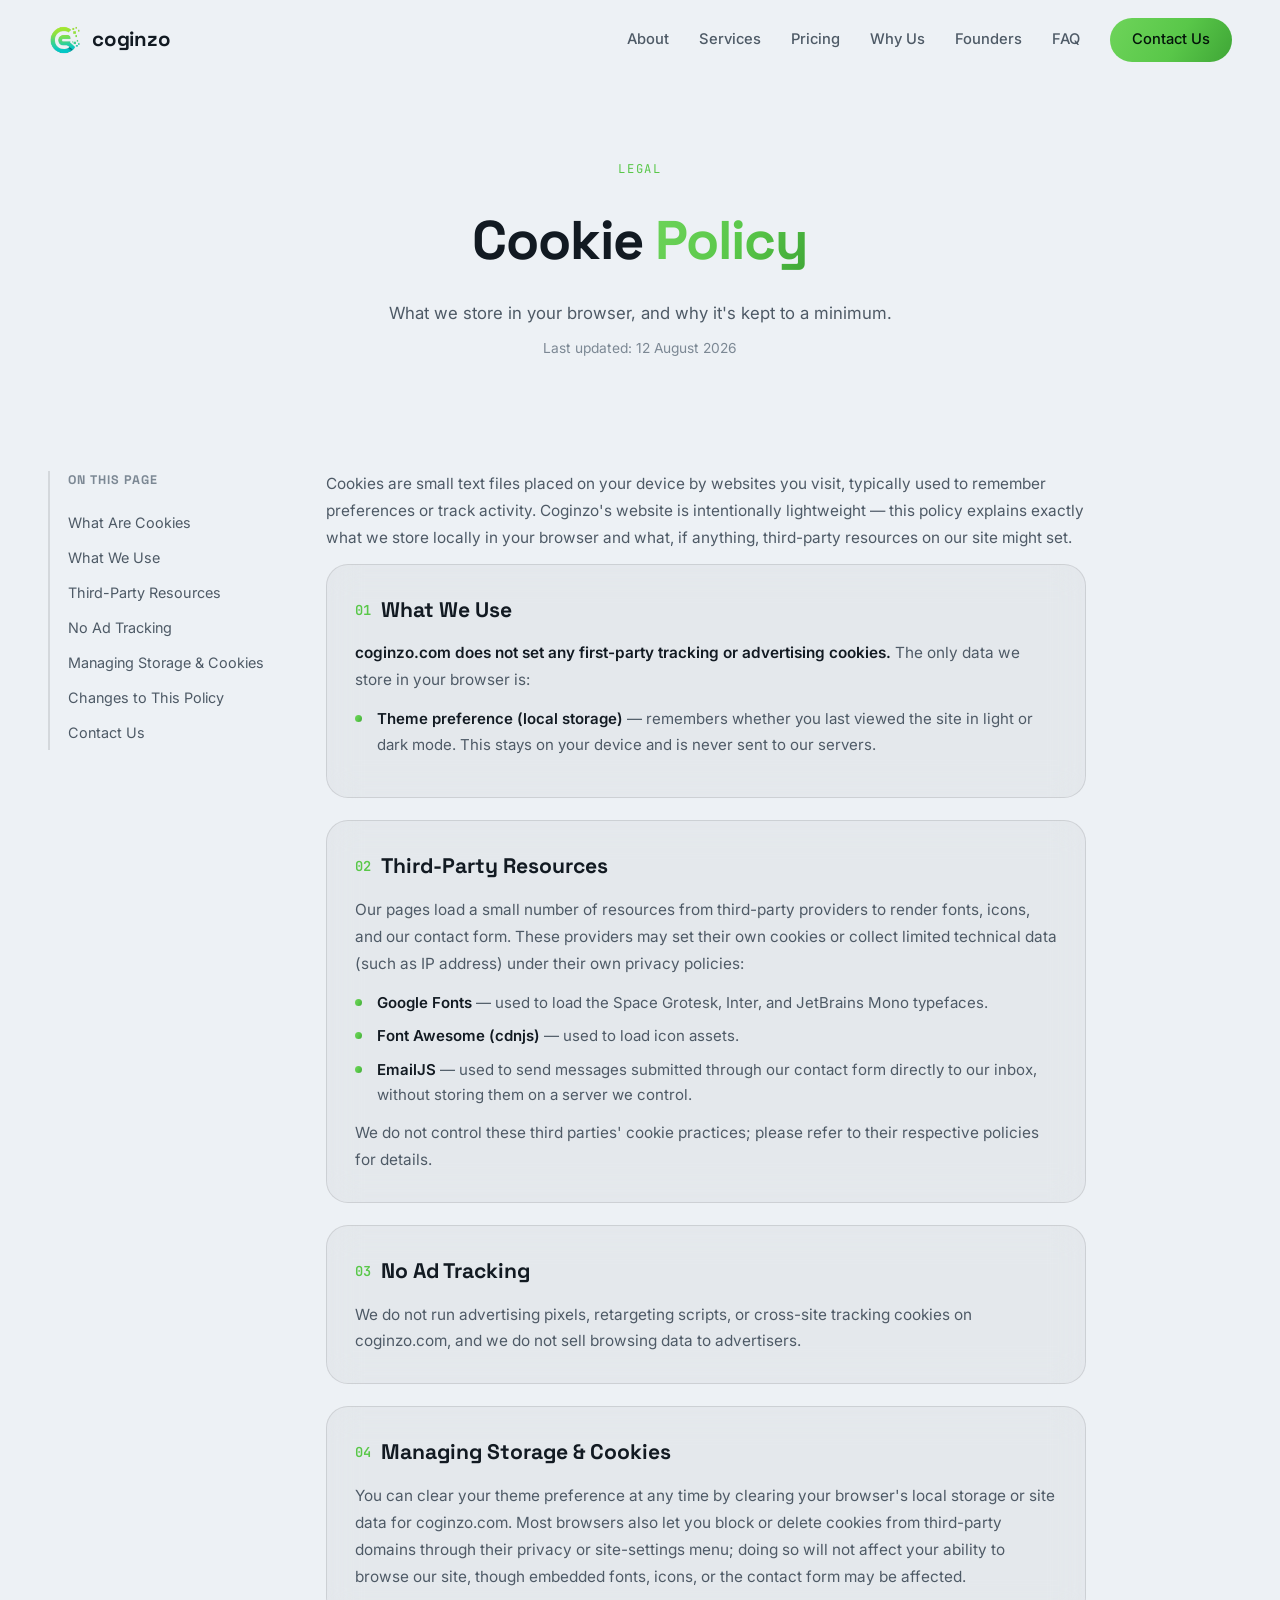
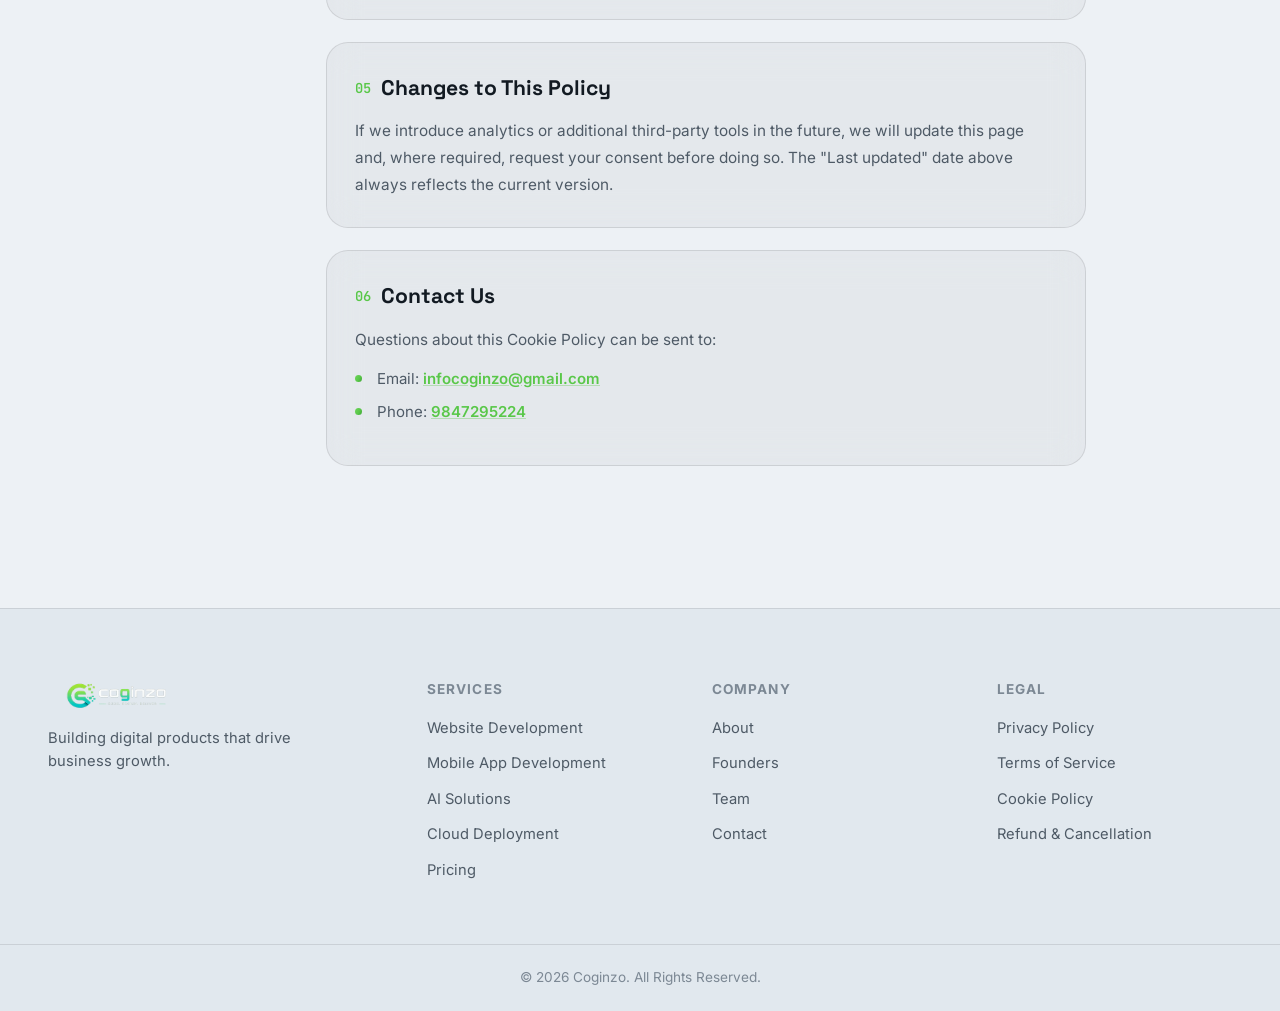
<file: coginzo main/cookie-policy.html>
<!DOCTYPE html>
<html lang="en">
<head>
<meta charset="UTF-8">
<meta name="viewport" content="width=device-width, initial-scale=1.0">
<!-- <script>
(function(){
  var saved = localStorage.getItem("coginzo-theme");
  var theme = saved || (window.matchMedia && window.matchMedia("(prefers-color-scheme: dark)").matches ? "dark" : "light");
  document.documentElement.setAttribute("data-theme", theme);
})();
</script> -->
<title>Cookie Policy | Coginzo</title>
<meta name="description" content="Learn what cookies and local storage Coginzo's website uses, why, and how to control them.">
<meta name="robots" content="index, follow">
<link rel="canonical" href="https://coginzo.com/cookie-policy.html">
<meta property="og:title" content="Cookie Policy | Coginzo">
<meta property="og:description" content="What cookies and local storage Coginzo's website uses, and how to control them.">
<meta property="og:type" content="website">
<meta property="og:url" content="https://coginzo.com/cookie-policy.html">
<meta property="og:image" content="https://coginzo.com/assets/logo/logo-icon-square.png">
<meta name="twitter:card" content="summary_large_image">
<meta name="twitter:title" content="Cookie Policy | Coginzo">
<meta name="twitter:description" content="What cookies and local storage Coginzo's website uses, and how to control them.">
<meta name="twitter:image" content="https://coginzo.com/assets/logo/logo-icon-square.png">
<link rel="icon" type="image/png" href="assets/logo/logo-icon-square.png">
<link rel="preconnect" href="https://fonts.googleapis.com">
<link rel="preconnect" href="https://fonts.gstatic.com" crossorigin>
<link href="https://fonts.googleapis.com/css2?family=Space+Grotesk:wght@400;500;600;700&family=Inter:wght@400;500;600;700;800&family=JetBrains+Mono:wght@400;500&display=swap" rel="stylesheet">
<link rel="stylesheet" href="https://cdnjs.cloudflare.com/ajax/libs/font-awesome/6.6.0/css/all.min.css">
<link rel="stylesheet" href="css/style.css">
<script type="application/ld+json">
{
  "@context": "https://schema.org",
  "@type": "BreadcrumbList",
  "itemListElement": [
    { "@type": "ListItem", "position": 1, "name": "Home", "item": "https://coginzo.com/" },
    { "@type": "ListItem", "position": 2, "name": "Cookie Policy", "item": "https://coginzo.com/cookie-policy.html" }
  ]
}
</script>
</head>
<body>

<div class="cursor-glow" id="cursorGlow" aria-hidden="true"></div>
<div class="scroll-progress" id="scrollProgress" aria-hidden="true"></div>

<div class="loader" id="loader" aria-hidden="true">
  <svg class="loader-mark" viewBox="0 0 60 60" fill="none">
    <circle cx="30" cy="30" r="26" stroke="url(#loaderGrad)" stroke-width="3" stroke-linecap="round" stroke-dasharray="140 200"/>
    <defs>
      <linearGradient id="loaderGrad" x1="0" y1="0" x2="60" y2="60">
        <stop offset="0%" stop-color="#6ED45A"/>
        <stop offset="55%" stop-color="#59C749"/>
        <stop offset="100%" stop-color="#3FA636"/>
      </linearGradient>
    </defs>
  </svg>
</div>

<!-- ============ NAV ============ -->
<header class="nav" id="siteNav">
  <div class="nav-inner">
    <a href="index.html#top" class="brand" aria-label="Coginzo home">
      <img src="assets/logo/logo-icon-square.png" alt="Coginzo" class="brand-mark">
      <span class="brand-word">coginzo</span>
    </a>

    <nav class="nav-links" id="navLinks">
      <a href="index.html#about">About</a>
      <a href="service.html#services">Services</a>
      <a href="service.html#pricing">Pricing</a>
      <a href="index.html#why">Why Us</a>
      <a href="index.html#founders">Founders</a>
      <a href="index.html#faq">FAQ</a>
      <a href="index.html#contact" class="nav-cta">Contact Us</a>
    </nav>

    <button class="menu-toggle" id="menuToggle" aria-label="Toggle menu" aria-expanded="false">
      <span></span><span></span><span></span>
    </button>
  </div>
</header>

<!-- ============ PAGE HERO ============ -->
<section class="page-hero container" id="top">
  <span class="eyebrow">Legal</span>
  <h1>Cookie <span class="grad-text">Policy</span></h1>
  <p>What we store in your browser, and why it's kept to a minimum.</p>
  <span class="legal-updated">Last updated: 12 August 2026</span>
</section>

<!-- ============ CONTENT ============ -->
<section class="section" style="padding-top:40px;">
  <div class="container">
    <div class="legal-layout">

      <aside class="legal-toc" data-reveal>
        <span>On this page</span>
        <a href="#what-are-cookies">What Are Cookies</a>
        <a href="#what-we-use">What We Use</a>
        <a href="#third-party">Third-Party Resources</a>
        <a href="#no-ad-tracking">No Ad Tracking</a>
        <a href="#manage">Managing Storage &amp; Cookies</a>
        <a href="#changes-cookie">Changes to This Policy</a>
        <a href="#contact-cookie">Contact Us</a>
      </aside>

      <article class="legal-content">

        <p class="legal-intro" id="what-are-cookies">Cookies are small text files placed on your device by websites you visit, typically used to remember preferences or track activity. Coginzo's website is intentionally lightweight — this policy explains exactly what we store locally in your browser and what, if anything, third-party resources on our site might set.</p>

        <div class="glass-card" id="what-we-use" data-reveal>
          <h2><span class="legal-num">01</span> What We Use</h2>
          <p><strong>coginzo.com does not set any first-party tracking or advertising cookies.</strong> The only data we store in your browser is:</p>
          <ul>
            <li><strong>Theme preference (local storage)</strong> — remembers whether you last viewed the site in light or dark mode. This stays on your device and is never sent to our servers.</li>
          </ul>
        </div>

        <div class="glass-card" id="third-party" data-reveal>
          <h2><span class="legal-num">02</span> Third-Party Resources</h2>
          <p>Our pages load a small number of resources from third-party providers to render fonts, icons, and our contact form. These providers may set their own cookies or collect limited technical data (such as IP address) under their own privacy policies:</p>
          <ul>
            <li><strong>Google Fonts</strong> — used to load the Space Grotesk, Inter, and JetBrains Mono typefaces.</li>
            <li><strong>Font Awesome (cdnjs)</strong> — used to load icon assets.</li>
            <li><strong>EmailJS</strong> — used to send messages submitted through our contact form directly to our inbox, without storing them on a server we control.</li>
          </ul>
          <p>We do not control these third parties' cookie practices; please refer to their respective policies for details.</p>
        </div>

        <div class="glass-card" id="no-ad-tracking" data-reveal>
          <h2><span class="legal-num">03</span> No Ad Tracking</h2>
          <p>We do not run advertising pixels, retargeting scripts, or cross-site tracking cookies on coginzo.com, and we do not sell browsing data to advertisers.</p>
        </div>

        <div class="glass-card" id="manage" data-reveal>
          <h2><span class="legal-num">04</span> Managing Storage &amp; Cookies</h2>
          <p>You can clear your theme preference at any time by clearing your browser's local storage or site data for coginzo.com. Most browsers also let you block or delete cookies from third-party domains through their privacy or site-settings menu; doing so will not affect your ability to browse our site, though embedded fonts, icons, or the contact form may be affected.</p>
        </div>

        <div class="glass-card" id="changes-cookie" data-reveal>
          <h2><span class="legal-num">05</span> Changes to This Policy</h2>
          <p>If we introduce analytics or additional third-party tools in the future, we will update this page and, where required, request your consent before doing so. The "Last updated" date above always reflects the current version.</p>
        </div>

        <div class="glass-card" id="contact-cookie" data-reveal>
          <h2><span class="legal-num">06</span> Contact Us</h2>
          <p>Questions about this Cookie Policy can be sent to:</p>
          <ul>
            <li>Email: <a href="mailto:infocoginzo@gmail.com">infocoginzo@gmail.com</a></li>
            <li>Phone: <a href="tel:+919847295224">9847295224</a></li>
          </ul>
        </div>

      </article>
    </div>
  </div>
</section>

<!-- ============ FOOTER ============ -->
<footer class="footer">
  <div class="container footer-grid">
    <div class="footer-brand">
      <a href="index.html#top" class="brand">
        <img src="assets/logo/logo-horizontal.png" alt="Coginzo — Code. Design. Deliver." class="footer-logo">
      </a>
      <p>Building digital products that drive business growth.</p>
    </div>

    <div class="footer-links">
      <h4>Services</h4>
      <a href="service.html#services">Website Development</a>
      <a href="service.html#services">Mobile App Development</a>
      <a href="service.html#services">AI Solutions</a>
      <a href="service.html#services">Cloud Deployment</a>
      <a href="service.html#pricing">Pricing</a>
    </div>

    <div class="footer-links">
      <h4>Company</h4>
      <a href="index.html#about">About</a>
      <a href="index.html#founders">Founders</a>
      <a href="index.html#team">Team</a>
      <a href="index.html#contact">Contact</a>
    </div>

    <div class="footer-links">
      <h4>Legal</h4>
      <a href="privacy-policy.html">Privacy Policy</a>
      <a href="terms-of-service.html">Terms of Service</a>
      <a href="cookie-policy.html">Cookie Policy</a>
      <a href="refund-policy.html">Refund &amp; Cancellation</a>
    </div>
  </div>
  <div class="footer-bottom">
    <div class="container">
      <p>© 2026 Coginzo. All Rights Reserved.</p>
    </div>
  </div>
</footer>

<button class="back-to-top" id="backToTop" aria-label="Back to top">↑</button>

<script src="js/script.js"></script>
</body>
</html>
</file>
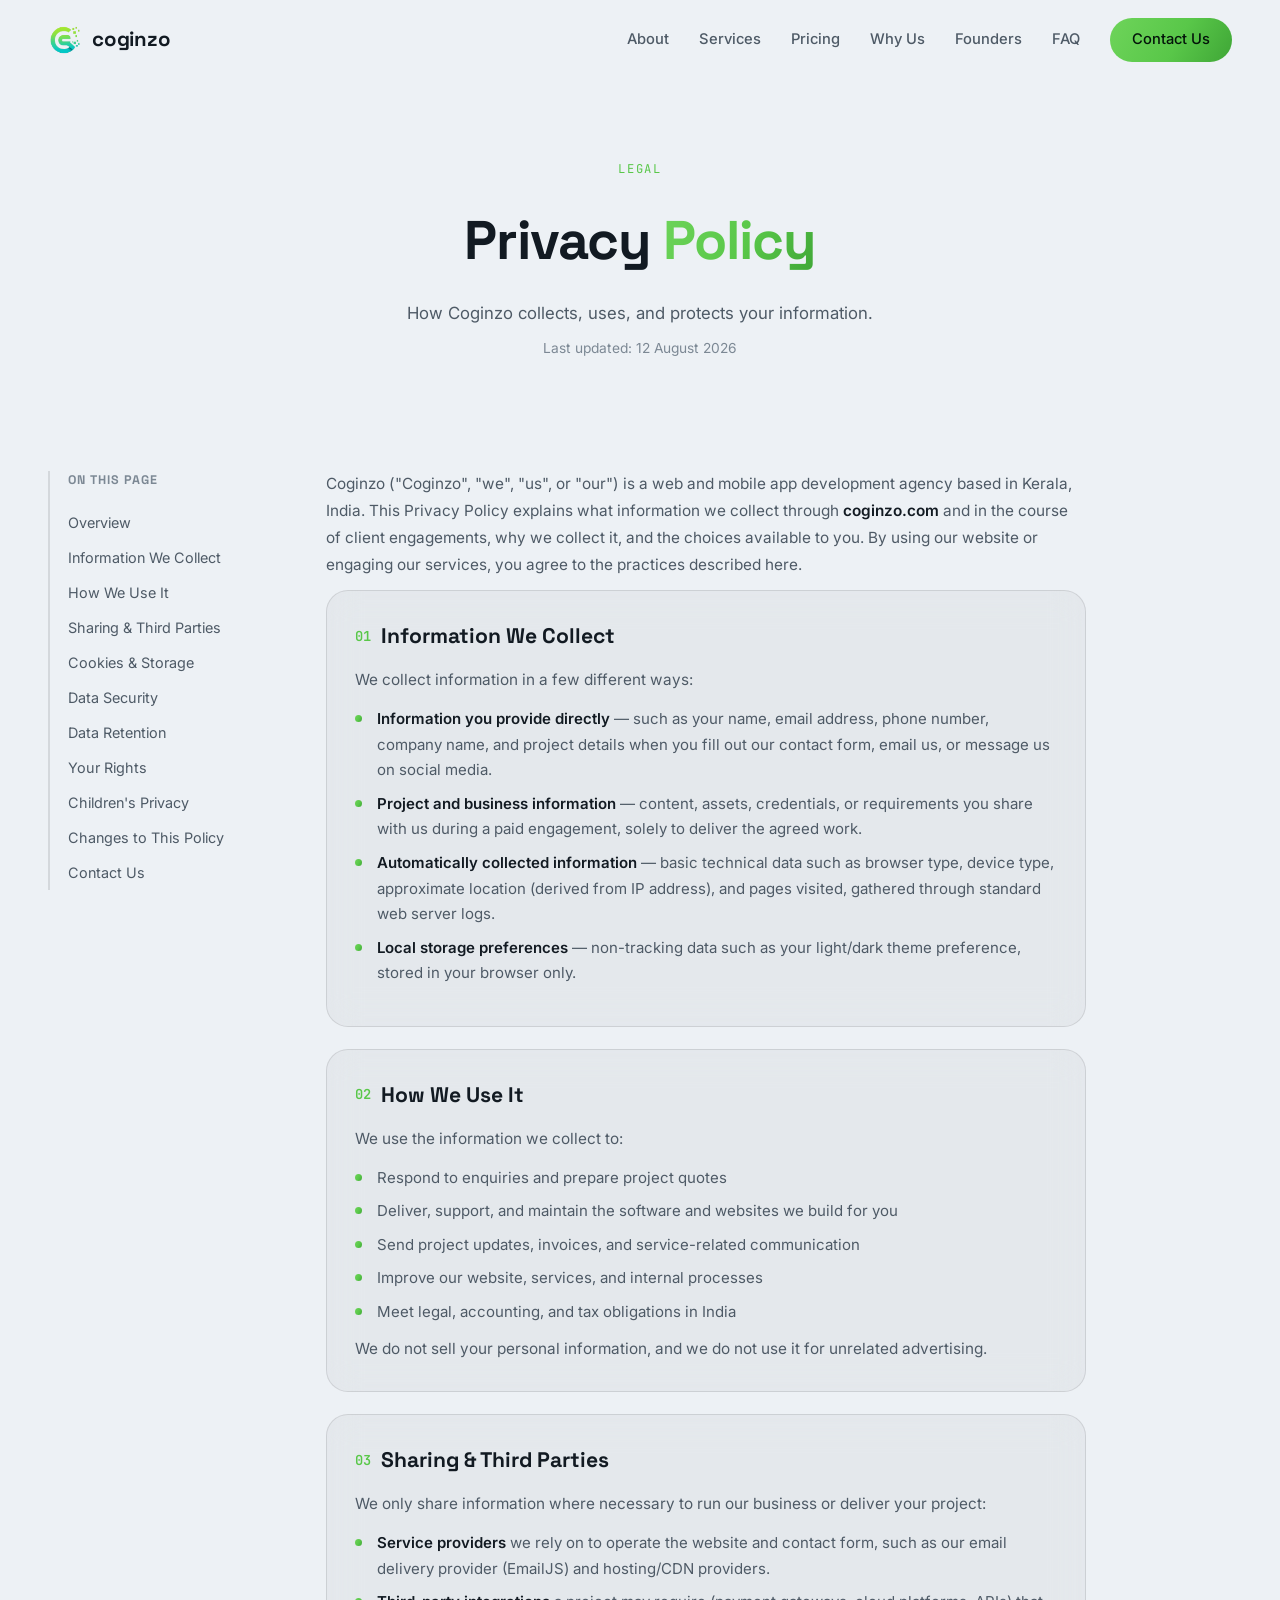
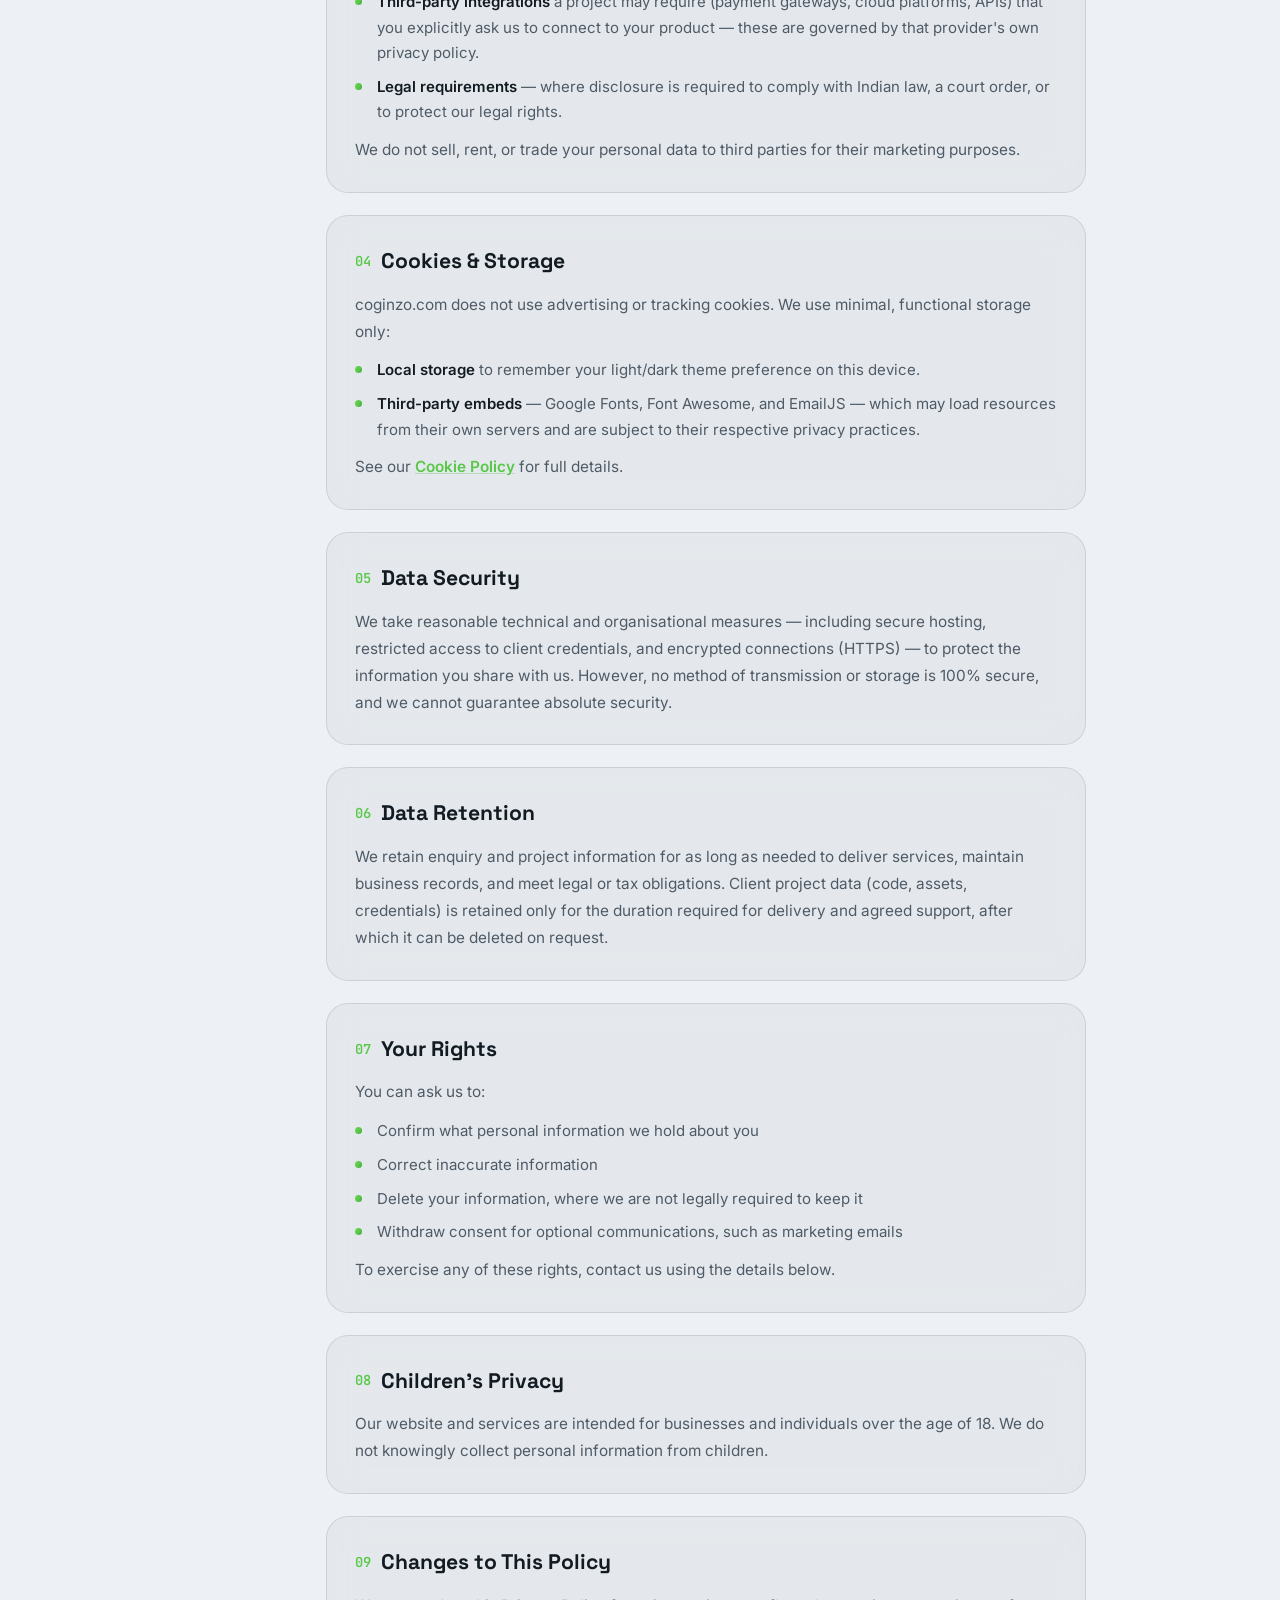
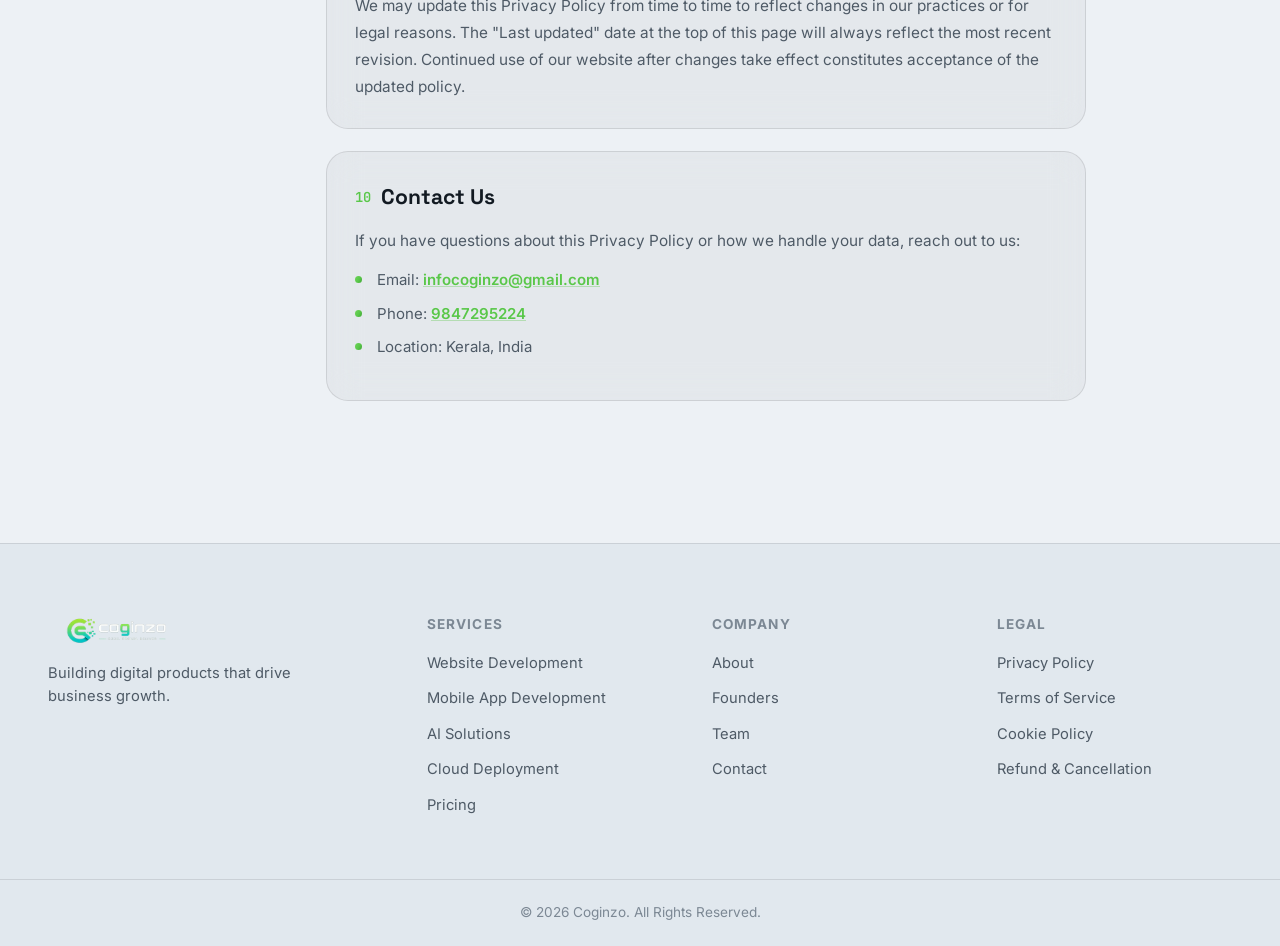
<file: coginzo main/privacy-policy.html>
<!DOCTYPE html>
<html lang="en">
<head>
<meta charset="UTF-8">
<meta name="viewport" content="width=device-width, initial-scale=1.0">
<!-- <script>
(function(){
  var saved = localStorage.getItem("coginzo-theme");
  var theme = saved || (window.matchMedia && window.matchMedia("(prefers-color-scheme: dark)").matches ? "dark" : "light");
  document.documentElement.setAttribute("data-theme", theme);
})();
</script> -->
<title>Privacy Policy | Coginzo</title>
<meta name="description" content="Read Coginzo's Privacy Policy to understand what information we collect, how we use it, and the choices you have as a visitor or client.">
<meta name="robots" content="index, follow">
<link rel="canonical" href="https://coginzo.com/privacy-policy.html">
<meta property="og:title" content="Privacy Policy | Coginzo">
<meta property="og:description" content="What information Coginzo collects, how it's used, and the choices you have.">
<meta property="og:type" content="website">
<meta property="og:url" content="https://coginzo.com/privacy-policy.html">
<meta property="og:image" content="https://coginzo.com/assets/logo/logo-icon-square.png">
<meta name="twitter:card" content="summary_large_image">
<meta name="twitter:title" content="Privacy Policy | Coginzo">
<meta name="twitter:description" content="What information Coginzo collects, how it's used, and the choices you have.">
<meta name="twitter:image" content="https://coginzo.com/assets/logo/logo-icon-square.png">
<link rel="icon" type="image/png" href="assets/logo/logo-icon-square.png">
<link rel="preconnect" href="https://fonts.googleapis.com">
<link rel="preconnect" href="https://fonts.gstatic.com" crossorigin>
<link href="https://fonts.googleapis.com/css2?family=Space+Grotesk:wght@400;500;600;700&family=Inter:wght@400;500;600;700;800&family=JetBrains+Mono:wght@400;500&display=swap" rel="stylesheet">
<link rel="stylesheet" href="https://cdnjs.cloudflare.com/ajax/libs/font-awesome/6.6.0/css/all.min.css">
<link rel="stylesheet" href="css/style.css">
<script type="application/ld+json">
{
  "@context": "https://schema.org",
  "@type": "BreadcrumbList",
  "itemListElement": [
    { "@type": "ListItem", "position": 1, "name": "Home", "item": "https://coginzo.com/" },
    { "@type": "ListItem", "position": 2, "name": "Privacy Policy", "item": "https://coginzo.com/privacy-policy.html" }
  ]
}
</script>
</head>
<body>

<div class="cursor-glow" id="cursorGlow" aria-hidden="true"></div>
<div class="scroll-progress" id="scrollProgress" aria-hidden="true"></div>

<div class="loader" id="loader" aria-hidden="true">
  <svg class="loader-mark" viewBox="0 0 60 60" fill="none">
    <circle cx="30" cy="30" r="26" stroke="url(#loaderGrad)" stroke-width="3" stroke-linecap="round" stroke-dasharray="140 200"/>
    <defs>
      <linearGradient id="loaderGrad" x1="0" y1="0" x2="60" y2="60">
        <stop offset="0%" stop-color="#6ED45A"/>
        <stop offset="55%" stop-color="#59C749"/>
        <stop offset="100%" stop-color="#3FA636"/>
      </linearGradient>
    </defs>
  </svg>
</div>

<!-- ============ NAV ============ -->
<header class="nav" id="siteNav">
  <div class="nav-inner">
    <a href="index.html#top" class="brand" aria-label="Coginzo home">
      <img src="assets/logo/logo-icon-square.png" alt="Coginzo" class="brand-mark">
      <span class="brand-word">coginzo</span>
    </a>

    <nav class="nav-links" id="navLinks">
      <a href="index.html#about">About</a>
      <a href="service.html#services">Services</a>
      <a href="service.html#pricing">Pricing</a>
      <a href="index.html#why">Why Us</a>
      <a href="index.html#founders">Founders</a>
      <a href="index.html#faq">FAQ</a>
      <a href="index.html#contact" class="nav-cta">Contact Us</a>
    </nav>

    <button class="menu-toggle" id="menuToggle" aria-label="Toggle menu" aria-expanded="false">
      <span></span><span></span><span></span>
    </button>
  </div>
</header>

<!-- ============ PAGE HERO ============ -->
<section class="page-hero container" id="top">
  <span class="eyebrow">Legal</span>
  <h1>Privacy <span class="grad-text">Policy</span></h1>
  <p>How Coginzo collects, uses, and protects your information.</p>
  <span class="legal-updated">Last updated: 12 August 2026</span>
</section>

<!-- ============ CONTENT ============ -->
<section class="section" style="padding-top:40px;">
  <div class="container">
    <div class="legal-layout">

      <aside class="legal-toc" data-reveal>
        <span>On this page</span>
        <a href="#overview">Overview</a>
        <a href="#info-we-collect">Information We Collect</a>
        <a href="#how-we-use">How We Use It</a>
        <a href="#sharing">Sharing &amp; Third Parties</a>
        <a href="#cookies-storage">Cookies &amp; Storage</a>
        <a href="#security">Data Security</a>
        <a href="#retention">Data Retention</a>
        <a href="#your-rights">Your Rights</a>
        <a href="#children">Children's Privacy</a>
        <a href="#changes">Changes to This Policy</a>
        <a href="#contact-us">Contact Us</a>
      </aside>

      <article class="legal-content">

        <p class="legal-intro" id="overview">Coginzo ("Coginzo", "we", "us", or "our") is a web and mobile app development agency based in Kerala, India. This Privacy Policy explains what information we collect through <strong>coginzo.com</strong> and in the course of client engagements, why we collect it, and the choices available to you. By using our website or engaging our services, you agree to the practices described here.</p>

        <div class="glass-card" id="info-we-collect" data-reveal>
          <h2><span class="legal-num">01</span> Information We Collect</h2>
          <p>We collect information in a few different ways:</p>
          <ul>
            <li><strong>Information you provide directly</strong> — such as your name, email address, phone number, company name, and project details when you fill out our contact form, email us, or message us on social media.</li>
            <li><strong>Project and business information</strong> — content, assets, credentials, or requirements you share with us during a paid engagement, solely to deliver the agreed work.</li>
            <li><strong>Automatically collected information</strong> — basic technical data such as browser type, device type, approximate location (derived from IP address), and pages visited, gathered through standard web server logs.</li>
            <li><strong>Local storage preferences</strong> — non-tracking data such as your light/dark theme preference, stored in your browser only.</li>
          </ul>
        </div>

        <div class="glass-card" id="how-we-use" data-reveal>
          <h2><span class="legal-num">02</span> How We Use It</h2>
          <p>We use the information we collect to:</p>
          <ul>
            <li>Respond to enquiries and prepare project quotes</li>
            <li>Deliver, support, and maintain the software and websites we build for you</li>
            <li>Send project updates, invoices, and service-related communication</li>
            <li>Improve our website, services, and internal processes</li>
            <li>Meet legal, accounting, and tax obligations in India</li>
          </ul>
          <p>We do not sell your personal information, and we do not use it for unrelated advertising.</p>
        </div>

        <div class="glass-card" id="sharing" data-reveal>
          <h2><span class="legal-num">03</span> Sharing &amp; Third Parties</h2>
          <p>We only share information where necessary to run our business or deliver your project:</p>
          <ul>
            <li><strong>Service providers</strong> we rely on to operate the website and contact form, such as our email delivery provider (EmailJS) and hosting/CDN providers.</li>
            <li><strong>Third-party integrations</strong> a project may require (payment gateways, cloud platforms, APIs) that you explicitly ask us to connect to your product — these are governed by that provider's own privacy policy.</li>
            <li><strong>Legal requirements</strong> — where disclosure is required to comply with Indian law, a court order, or to protect our legal rights.</li>
          </ul>
          <p>We do not sell, rent, or trade your personal data to third parties for their marketing purposes.</p>
        </div>

        <div class="glass-card" id="cookies-storage" data-reveal>
          <h2><span class="legal-num">04</span> Cookies &amp; Storage</h2>
          <p>coginzo.com does not use advertising or tracking cookies. We use minimal, functional storage only:</p>
          <ul>
            <li><strong>Local storage</strong> to remember your light/dark theme preference on this device.</li>
            <li><strong>Third-party embeds</strong> — Google Fonts, Font Awesome, and EmailJS — which may load resources from their own servers and are subject to their respective privacy practices.</li>
          </ul>
          <p>See our <a href="cookie-policy.html">Cookie Policy</a> for full details.</p>
        </div>

        <div class="glass-card" id="security" data-reveal>
          <h2><span class="legal-num">05</span> Data Security</h2>
          <p>We take reasonable technical and organisational measures — including secure hosting, restricted access to client credentials, and encrypted connections (HTTPS) — to protect the information you share with us. However, no method of transmission or storage is 100% secure, and we cannot guarantee absolute security.</p>
        </div>

        <div class="glass-card" id="retention" data-reveal>
          <h2><span class="legal-num">06</span> Data Retention</h2>
          <p>We retain enquiry and project information for as long as needed to deliver services, maintain business records, and meet legal or tax obligations. Client project data (code, assets, credentials) is retained only for the duration required for delivery and agreed support, after which it can be deleted on request.</p>
        </div>

        <div class="glass-card" id="your-rights" data-reveal>
          <h2><span class="legal-num">07</span> Your Rights</h2>
          <p>You can ask us to:</p>
          <ul>
            <li>Confirm what personal information we hold about you</li>
            <li>Correct inaccurate information</li>
            <li>Delete your information, where we are not legally required to keep it</li>
            <li>Withdraw consent for optional communications, such as marketing emails</li>
          </ul>
          <p>To exercise any of these rights, contact us using the details below.</p>
        </div>

        <div class="glass-card" id="children" data-reveal>
          <h2><span class="legal-num">08</span> Children's Privacy</h2>
          <p>Our website and services are intended for businesses and individuals over the age of 18. We do not knowingly collect personal information from children.</p>
        </div>

        <div class="glass-card" id="changes" data-reveal>
          <h2><span class="legal-num">09</span> Changes to This Policy</h2>
          <p>We may update this Privacy Policy from time to time to reflect changes in our practices or for legal reasons. The "Last updated" date at the top of this page will always reflect the most recent revision. Continued use of our website after changes take effect constitutes acceptance of the updated policy.</p>
        </div>

        <div class="glass-card" id="contact-us" data-reveal>
          <h2><span class="legal-num">10</span> Contact Us</h2>
          <p>If you have questions about this Privacy Policy or how we handle your data, reach out to us:</p>
          <ul>
            <li>Email: <a href="mailto:infocoginzo@gmail.com">infocoginzo@gmail.com</a></li>
            <li>Phone: <a href="tel:+919847295224">9847295224</a></li>
            <li>Location: Kerala, India</li>
          </ul>
        </div>

      </article>
    </div>
  </div>
</section>

<!-- ============ FOOTER ============ -->
<footer class="footer">
  <div class="container footer-grid">
    <div class="footer-brand">
      <a href="index.html#top" class="brand">
        <img src="assets/logo/logo-horizontal.png" alt="Coginzo — Code. Design. Deliver." class="footer-logo">
      </a>
      <p>Building digital products that drive business growth.</p>
    </div>

    <div class="footer-links">
      <h4>Services</h4>
      <a href="service.html#services">Website Development</a>
      <a href="service.html#services">Mobile App Development</a>
      <a href="service.html#services">AI Solutions</a>
      <a href="service.html#services">Cloud Deployment</a>
      <a href="service.html#pricing">Pricing</a>
    </div>

    <div class="footer-links">
      <h4>Company</h4>
      <a href="index.html#about">About</a>
      <a href="index.html#founders">Founders</a>
      <a href="index.html#team">Team</a>
      <a href="index.html#contact">Contact</a>
    </div>

    <div class="footer-links">
      <h4>Legal</h4>
      <a href="privacy-policy.html">Privacy Policy</a>
      <a href="terms-of-service.html">Terms of Service</a>
      <a href="cookie-policy.html">Cookie Policy</a>
      <a href="refund-policy.html">Refund &amp; Cancellation</a>
    </div>
  </div>
  <div class="footer-bottom">
    <div class="container">
      <p>© 2026 Coginzo. All Rights Reserved.</p>
    </div>
  </div>
</footer>

<button class="back-to-top" id="backToTop" aria-label="Back to top">↑</button>

<script src="js/script.js"></script>
</body>
</html>
</file>
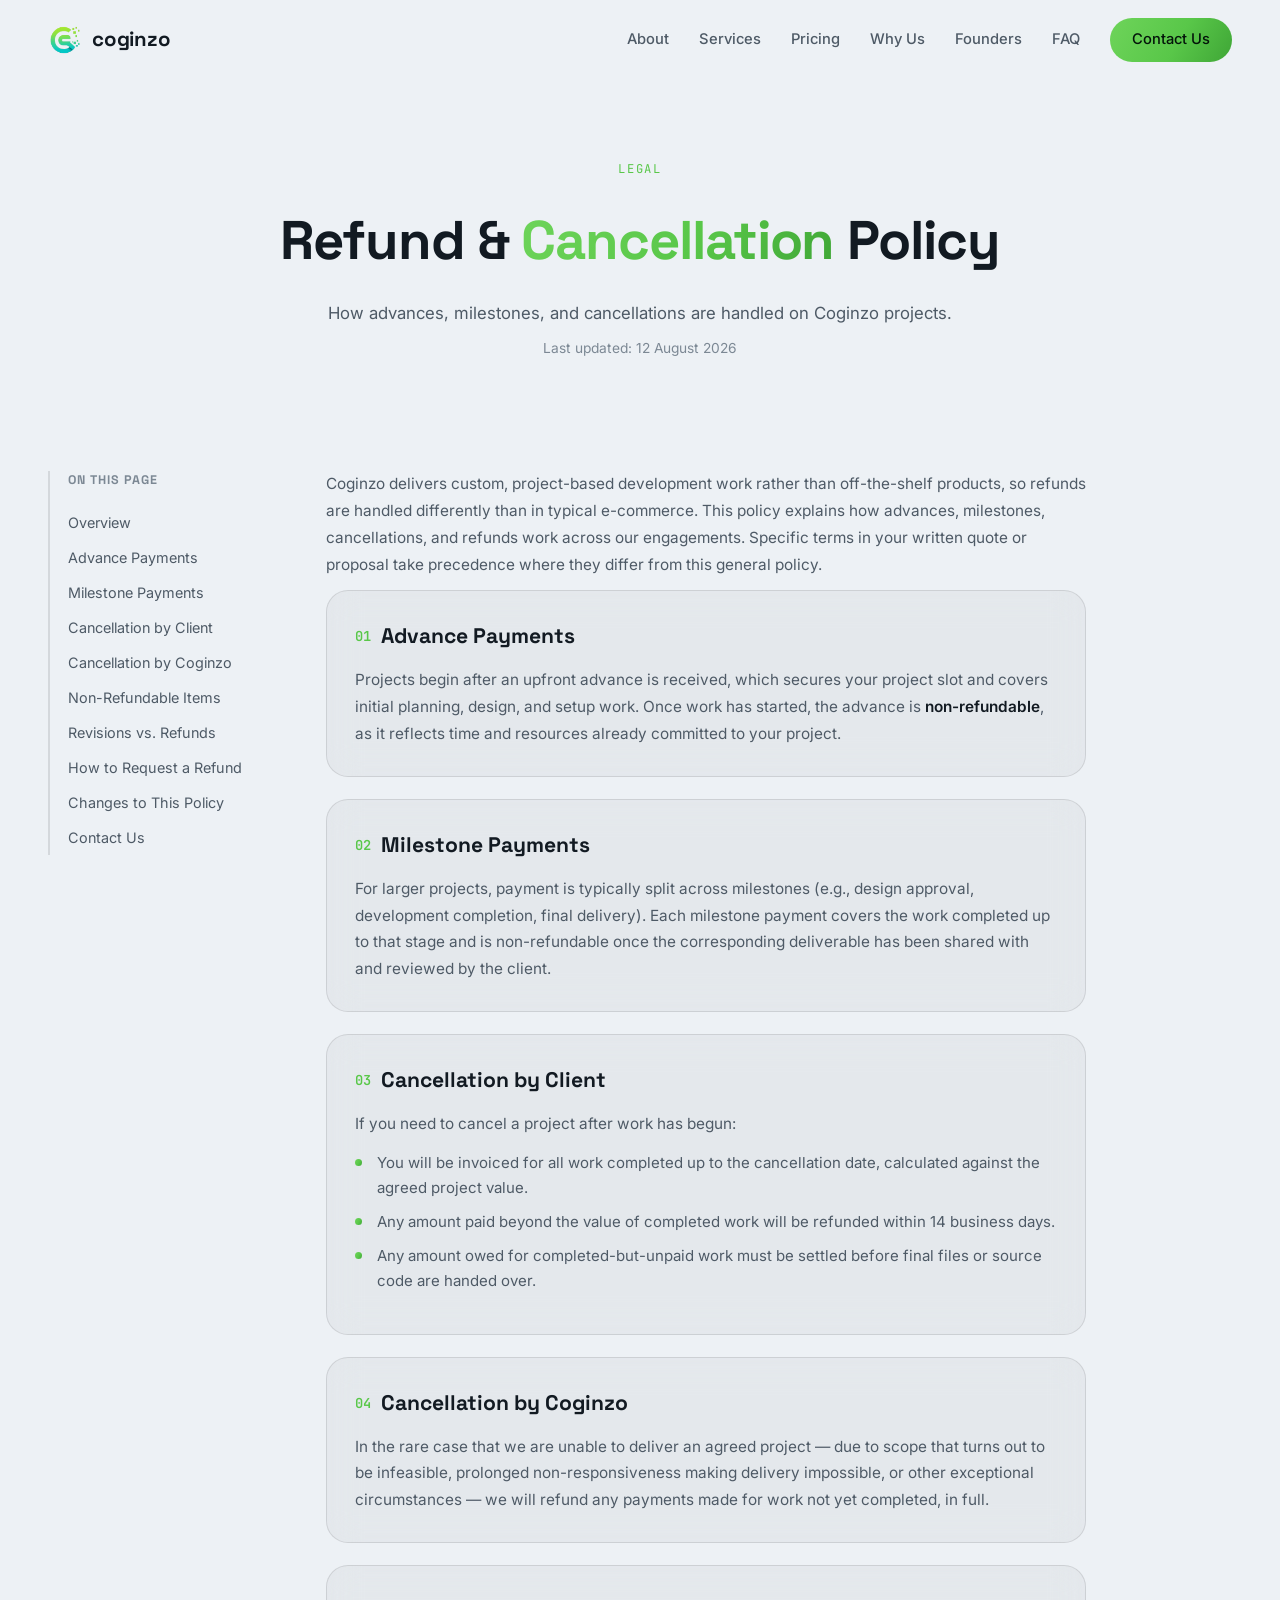
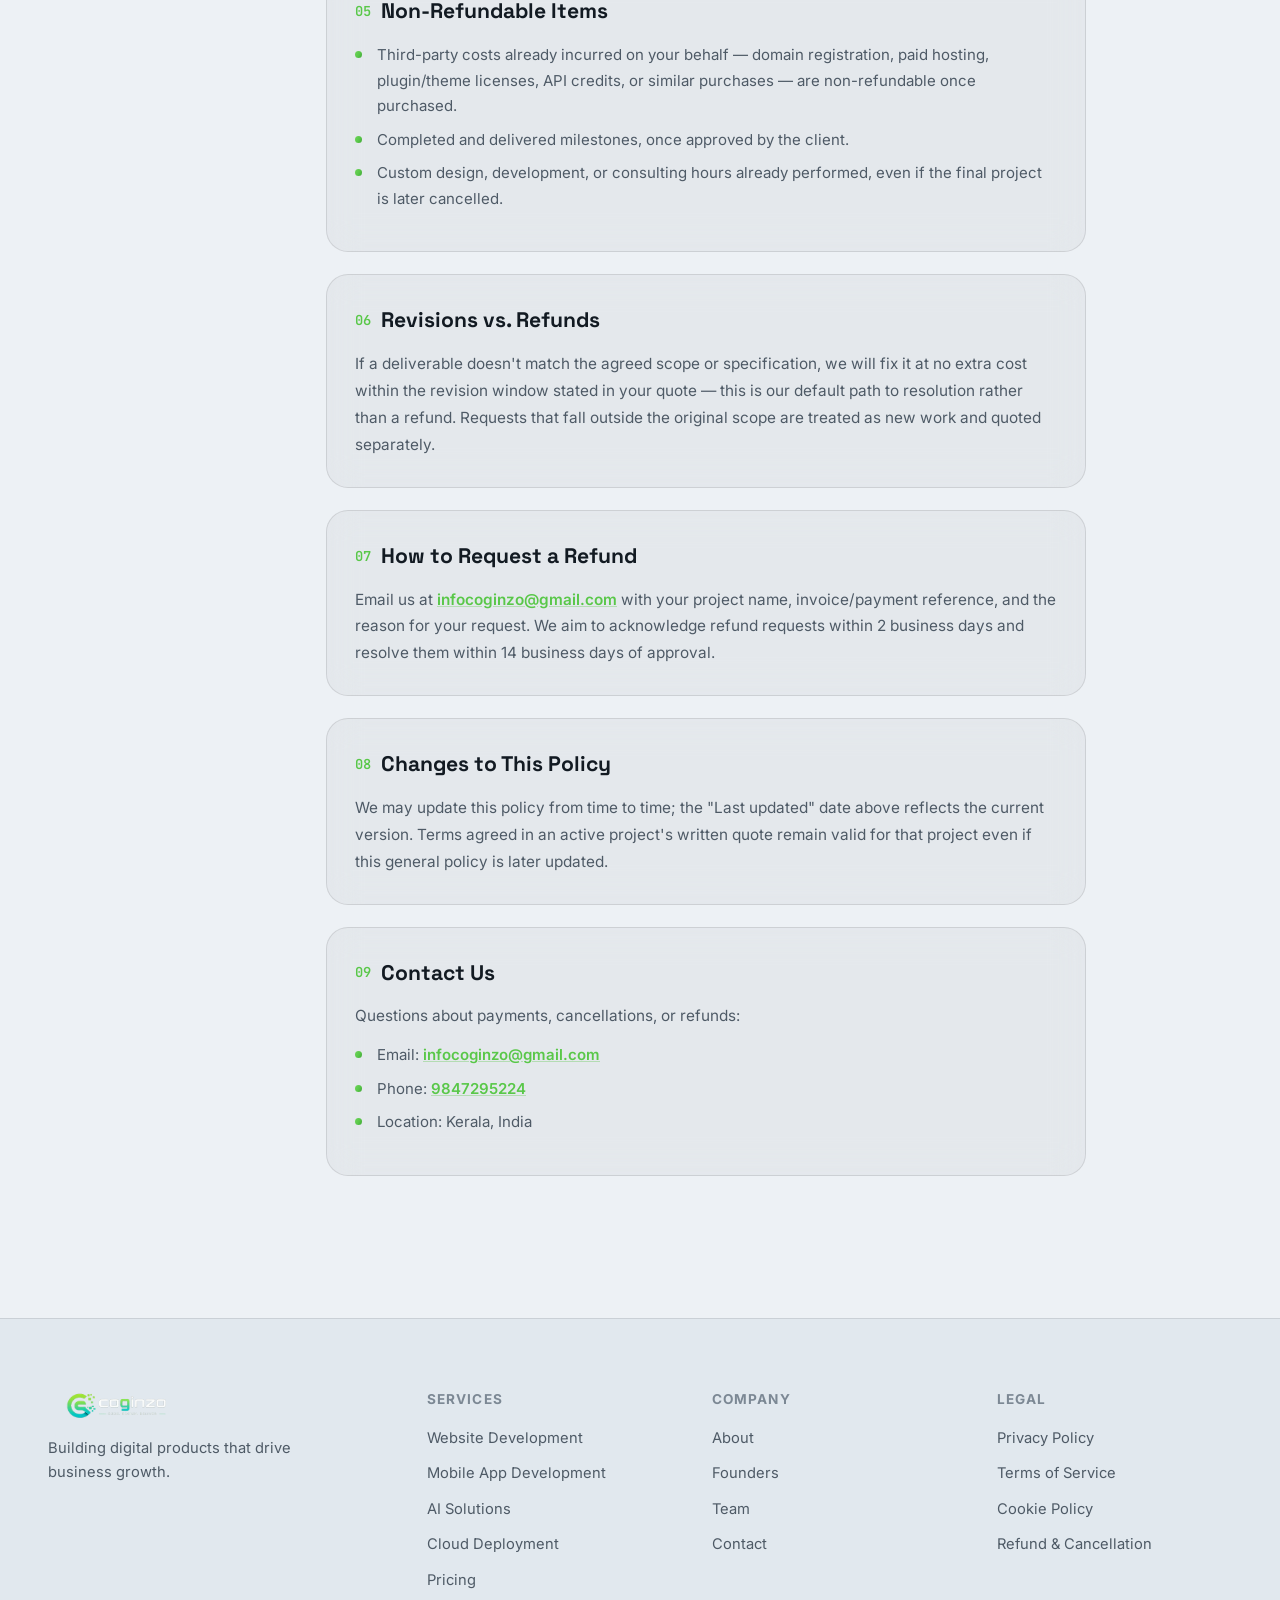
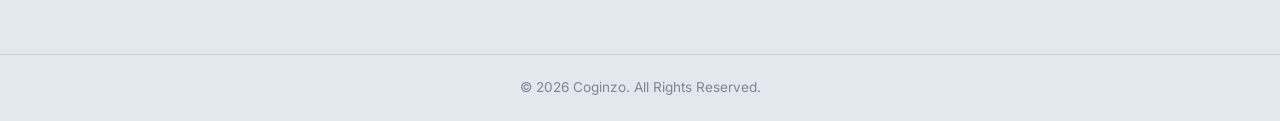
<file: coginzo main/refund-policy.html>
<!DOCTYPE html>
<html lang="en">
<head>
<meta charset="UTF-8">
<meta name="viewport" content="width=device-width, initial-scale=1.0">
<!-- <script>
(function(){
  var saved = localStorage.getItem("coginzo-theme");
  var theme = saved || (window.matchMedia && window.matchMedia("(prefers-color-scheme: dark)").matches ? "dark" : "light");
  document.documentElement.setAttribute("data-theme", theme);
})();
</script> -->
<title>Refund & Cancellation Policy | Coginzo</title>
<meta name="description" content="Coginzo's policy on project cancellations, refunds, and how advances and milestone payments are handled.">
<meta name="robots" content="index, follow">
<link rel="canonical" href="https://coginzo.com/refund-policy.html">
<meta property="og:title" content="Refund & Cancellation Policy | Coginzo">
<meta property="og:description" content="How Coginzo handles project cancellations, refunds, and milestone payments.">
<meta property="og:type" content="website">
<meta property="og:url" content="https://coginzo.com/refund-policy.html">
<meta property="og:image" content="https://coginzo.com/assets/logo/logo-icon-square.png">
<meta name="twitter:card" content="summary_large_image">
<meta name="twitter:title" content="Refund &amp; Cancellation Policy | Coginzo">
<meta name="twitter:description" content="How Coginzo handles project cancellations, refunds, and milestone payments.">
<meta name="twitter:image" content="https://coginzo.com/assets/logo/logo-icon-square.png">
<link rel="icon" type="image/png" href="assets/logo/logo-icon-square.png">
<link rel="preconnect" href="https://fonts.googleapis.com">
<link rel="preconnect" href="https://fonts.gstatic.com" crossorigin>
<link href="https://fonts.googleapis.com/css2?family=Space+Grotesk:wght@400;500;600;700&family=Inter:wght@400;500;600;700;800&family=JetBrains+Mono:wght@400;500&display=swap" rel="stylesheet">
<link rel="stylesheet" href="https://cdnjs.cloudflare.com/ajax/libs/font-awesome/6.6.0/css/all.min.css">
<link rel="stylesheet" href="css/style.css">
<script type="application/ld+json">
{
  "@context": "https://schema.org",
  "@type": "BreadcrumbList",
  "itemListElement": [
    { "@type": "ListItem", "position": 1, "name": "Home", "item": "https://coginzo.com/" },
    { "@type": "ListItem", "position": 2, "name": "Refund & Cancellation Policy", "item": "https://coginzo.com/refund-policy.html" }
  ]
}
</script>
</head>
<body>

<div class="cursor-glow" id="cursorGlow" aria-hidden="true"></div>
<div class="scroll-progress" id="scrollProgress" aria-hidden="true"></div>

<div class="loader" id="loader" aria-hidden="true">
  <svg class="loader-mark" viewBox="0 0 60 60" fill="none">
    <circle cx="30" cy="30" r="26" stroke="url(#loaderGrad)" stroke-width="3" stroke-linecap="round" stroke-dasharray="140 200"/>
    <defs>
      <linearGradient id="loaderGrad" x1="0" y1="0" x2="60" y2="60">
        <stop offset="0%" stop-color="#6ED45A"/>
        <stop offset="55%" stop-color="#59C749"/>
        <stop offset="100%" stop-color="#3FA636"/>
      </linearGradient>
    </defs>
  </svg>
</div>

<!-- ============ NAV ============ -->
<header class="nav" id="siteNav">
  <div class="nav-inner">
    <a href="index.html#top" class="brand" aria-label="Coginzo home">
      <img src="assets/logo/logo-icon-square.png" alt="Coginzo" class="brand-mark">
      <span class="brand-word">coginzo</span>
    </a>

    <nav class="nav-links" id="navLinks">
      <a href="index.html#about">About</a>
      <a href="service.html#services">Services</a>
      <a href="service.html#pricing">Pricing</a>
      <a href="index.html#why">Why Us</a>
      <a href="index.html#founders">Founders</a>
      <a href="index.html#faq">FAQ</a>
      <a href="index.html#contact" class="nav-cta">Contact Us</a>
    </nav>

    <button class="menu-toggle" id="menuToggle" aria-label="Toggle menu" aria-expanded="false">
      <span></span><span></span><span></span>
    </button>
  </div>
</header>

<!-- ============ PAGE HERO ============ -->
<section class="page-hero container" id="top">
  <span class="eyebrow">Legal</span>
  <h1>Refund &amp; <span class="grad-text">Cancellation</span> Policy</h1>
  <p>How advances, milestones, and cancellations are handled on Coginzo projects.</p>
  <span class="legal-updated">Last updated: 12 August 2026</span>
</section>

<!-- ============ CONTENT ============ -->
<section class="section" style="padding-top:40px;">
  <div class="container">
    <div class="legal-layout">

      <aside class="legal-toc" data-reveal>
        <span>On this page</span>
        <a href="#overview-refund">Overview</a>
        <a href="#advance">Advance Payments</a>
        <a href="#milestones">Milestone Payments</a>
        <a href="#client-cancel">Cancellation by Client</a>
        <a href="#coginzo-cancel">Cancellation by Coginzo</a>
        <a href="#non-refundable">Non-Refundable Items</a>
        <a href="#revisions">Revisions vs. Refunds</a>
        <a href="#how-to-request">How to Request a Refund</a>
        <a href="#changes-refund">Changes to This Policy</a>
        <a href="#contact-refund">Contact Us</a>
      </aside>

      <article class="legal-content">

        <p class="legal-intro" id="overview-refund">Coginzo delivers custom, project-based development work rather than off-the-shelf products, so refunds are handled differently than in typical e-commerce. This policy explains how advances, milestones, cancellations, and refunds work across our engagements. Specific terms in your written quote or proposal take precedence where they differ from this general policy.</p>

        <div class="glass-card" id="advance" data-reveal>
          <h2><span class="legal-num">01</span> Advance Payments</h2>
          <p>Projects begin after an upfront advance is received, which secures your project slot and covers initial planning, design, and setup work. Once work has started, the advance is <strong>non-refundable</strong>, as it reflects time and resources already committed to your project.</p>
        </div>

        <div class="glass-card" id="milestones" data-reveal>
          <h2><span class="legal-num">02</span> Milestone Payments</h2>
          <p>For larger projects, payment is typically split across milestones (e.g., design approval, development completion, final delivery). Each milestone payment covers the work completed up to that stage and is non-refundable once the corresponding deliverable has been shared with and reviewed by the client.</p>
        </div>

        <div class="glass-card" id="client-cancel" data-reveal>
          <h2><span class="legal-num">03</span> Cancellation by Client</h2>
          <p>If you need to cancel a project after work has begun:</p>
          <ul>
            <li>You will be invoiced for all work completed up to the cancellation date, calculated against the agreed project value.</li>
            <li>Any amount paid beyond the value of completed work will be refunded within 14 business days.</li>
            <li>Any amount owed for completed-but-unpaid work must be settled before final files or source code are handed over.</li>
          </ul>
        </div>

        <div class="glass-card" id="coginzo-cancel" data-reveal>
          <h2><span class="legal-num">04</span> Cancellation by Coginzo</h2>
          <p>In the rare case that we are unable to deliver an agreed project — due to scope that turns out to be infeasible, prolonged non-responsiveness making delivery impossible, or other exceptional circumstances — we will refund any payments made for work not yet completed, in full.</p>
        </div>

        <div class="glass-card" id="non-refundable" data-reveal>
          <h2><span class="legal-num">05</span> Non-Refundable Items</h2>
          <ul>
            <li>Third-party costs already incurred on your behalf — domain registration, paid hosting, plugin/theme licenses, API credits, or similar purchases — are non-refundable once purchased.</li>
            <li>Completed and delivered milestones, once approved by the client.</li>
            <li>Custom design, development, or consulting hours already performed, even if the final project is later cancelled.</li>
          </ul>
        </div>

        <div class="glass-card" id="revisions" data-reveal>
          <h2><span class="legal-num">06</span> Revisions vs. Refunds</h2>
          <p>If a deliverable doesn't match the agreed scope or specification, we will fix it at no extra cost within the revision window stated in your quote — this is our default path to resolution rather than a refund. Requests that fall outside the original scope are treated as new work and quoted separately.</p>
        </div>

        <div class="glass-card" id="how-to-request" data-reveal>
          <h2><span class="legal-num">07</span> How to Request a Refund</h2>
          <p>Email us at <a href="mailto:infocoginzo@gmail.com">infocoginzo@gmail.com</a> with your project name, invoice/payment reference, and the reason for your request. We aim to acknowledge refund requests within 2 business days and resolve them within 14 business days of approval.</p>
        </div>

        <div class="glass-card" id="changes-refund" data-reveal>
          <h2><span class="legal-num">08</span> Changes to This Policy</h2>
          <p>We may update this policy from time to time; the "Last updated" date above reflects the current version. Terms agreed in an active project's written quote remain valid for that project even if this general policy is later updated.</p>
        </div>

        <div class="glass-card" id="contact-refund" data-reveal>
          <h2><span class="legal-num">09</span> Contact Us</h2>
          <p>Questions about payments, cancellations, or refunds:</p>
          <ul>
            <li>Email: <a href="mailto:infocoginzo@gmail.com">infocoginzo@gmail.com</a></li>
            <li>Phone: <a href="tel:+919847295224">9847295224</a></li>
            <li>Location: Kerala, India</li>
          </ul>
        </div>

      </article>
    </div>
  </div>
</section>

<!-- ============ FOOTER ============ -->
<footer class="footer">
  <div class="container footer-grid">
    <div class="footer-brand">
      <a href="index.html#top" class="brand">
        <img src="assets/logo/logo-horizontal.png" alt="Coginzo — Code. Design. Deliver." class="footer-logo">
      </a>
      <p>Building digital products that drive business growth.</p>
    </div>

    <div class="footer-links">
      <h4>Services</h4>
      <a href="service.html#services">Website Development</a>
      <a href="service.html#services">Mobile App Development</a>
      <a href="service.html#services">AI Solutions</a>
      <a href="service.html#services">Cloud Deployment</a>
      <a href="service.html#pricing">Pricing</a>
    </div>

    <div class="footer-links">
      <h4>Company</h4>
      <a href="index.html#about">About</a>
      <a href="index.html#founders">Founders</a>
      <a href="index.html#team">Team</a>
      <a href="index.html#contact">Contact</a>
    </div>

    <div class="footer-links">
      <h4>Legal</h4>
      <a href="privacy-policy.html">Privacy Policy</a>
      <a href="terms-of-service.html">Terms of Service</a>
      <a href="cookie-policy.html">Cookie Policy</a>
      <a href="refund-policy.html">Refund &amp; Cancellation</a>
    </div>
  </div>
  <div class="footer-bottom">
    <div class="container">
      <p>© 2026 Coginzo. All Rights Reserved.</p>
    </div>
  </div>
</footer>

<button class="back-to-top" id="backToTop" aria-label="Back to top">↑</button>

<script src="js/script.js"></script>
</body>
</html>
</file>
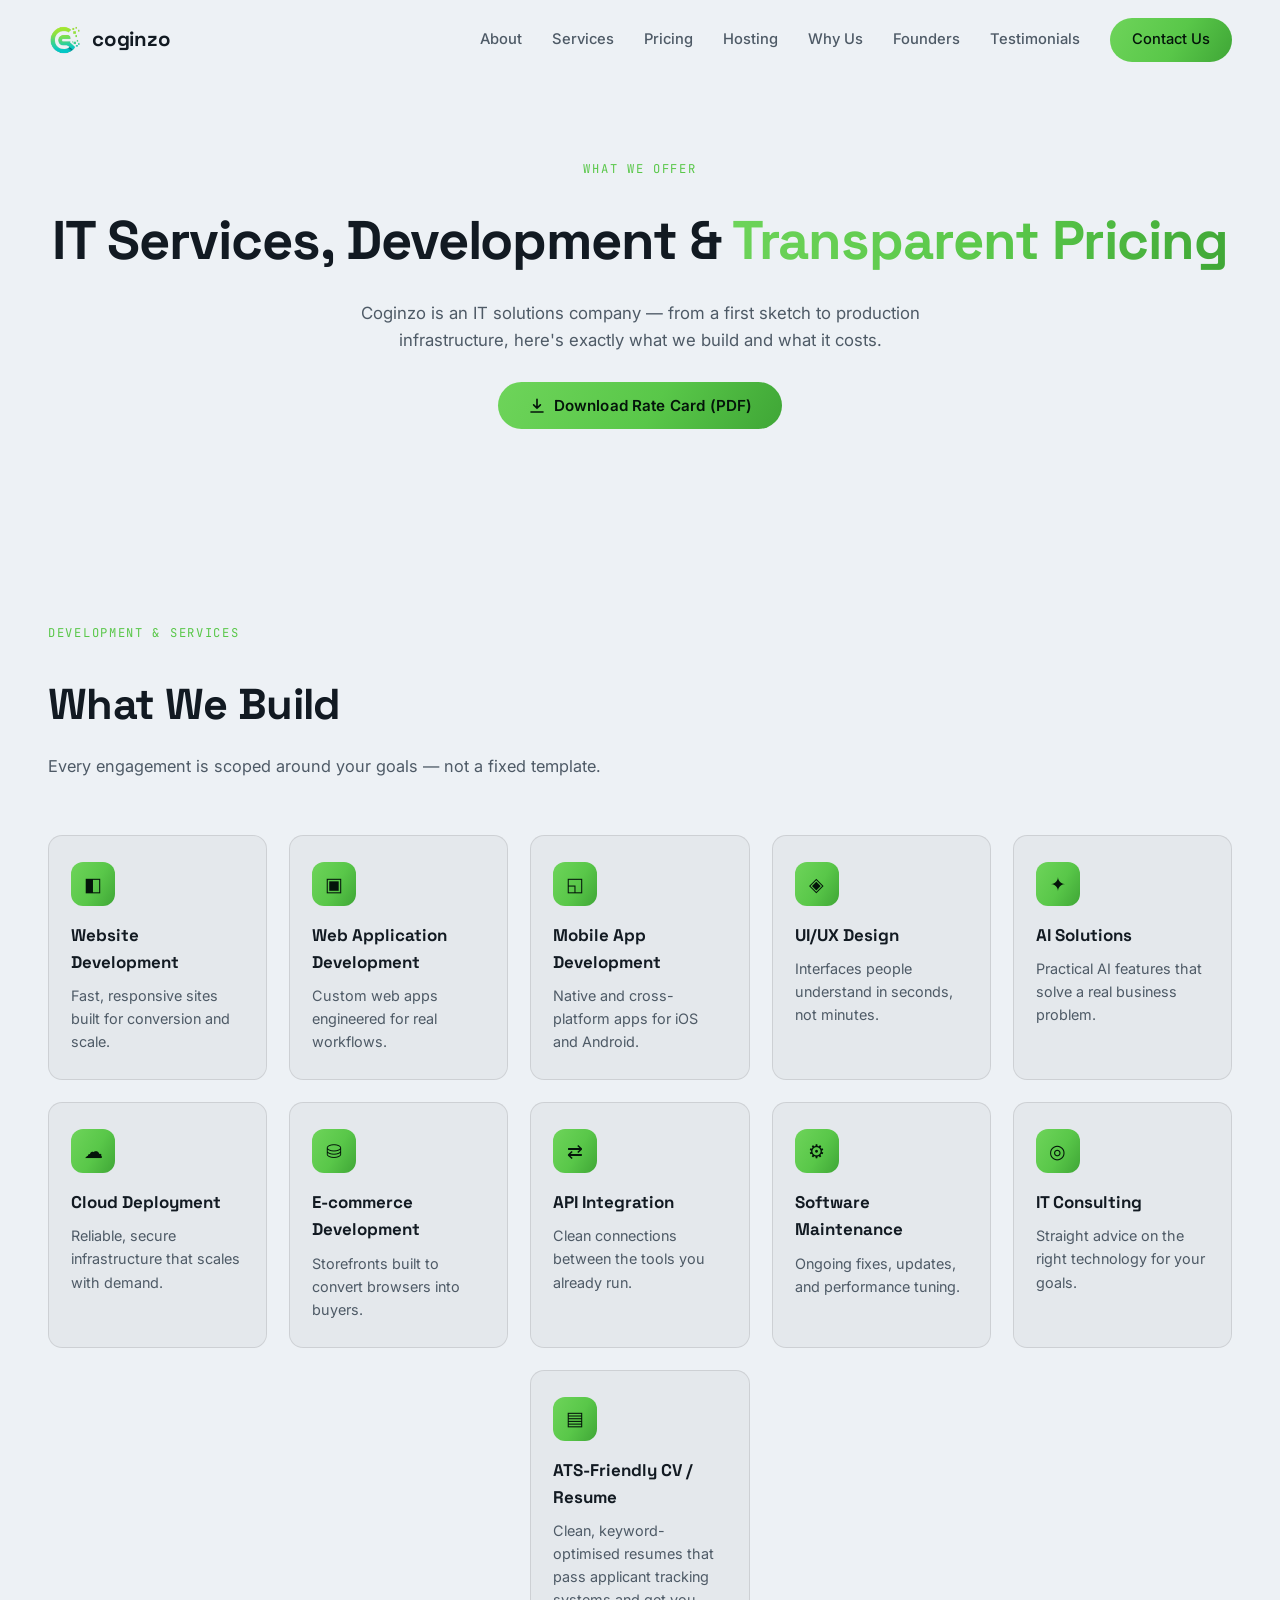
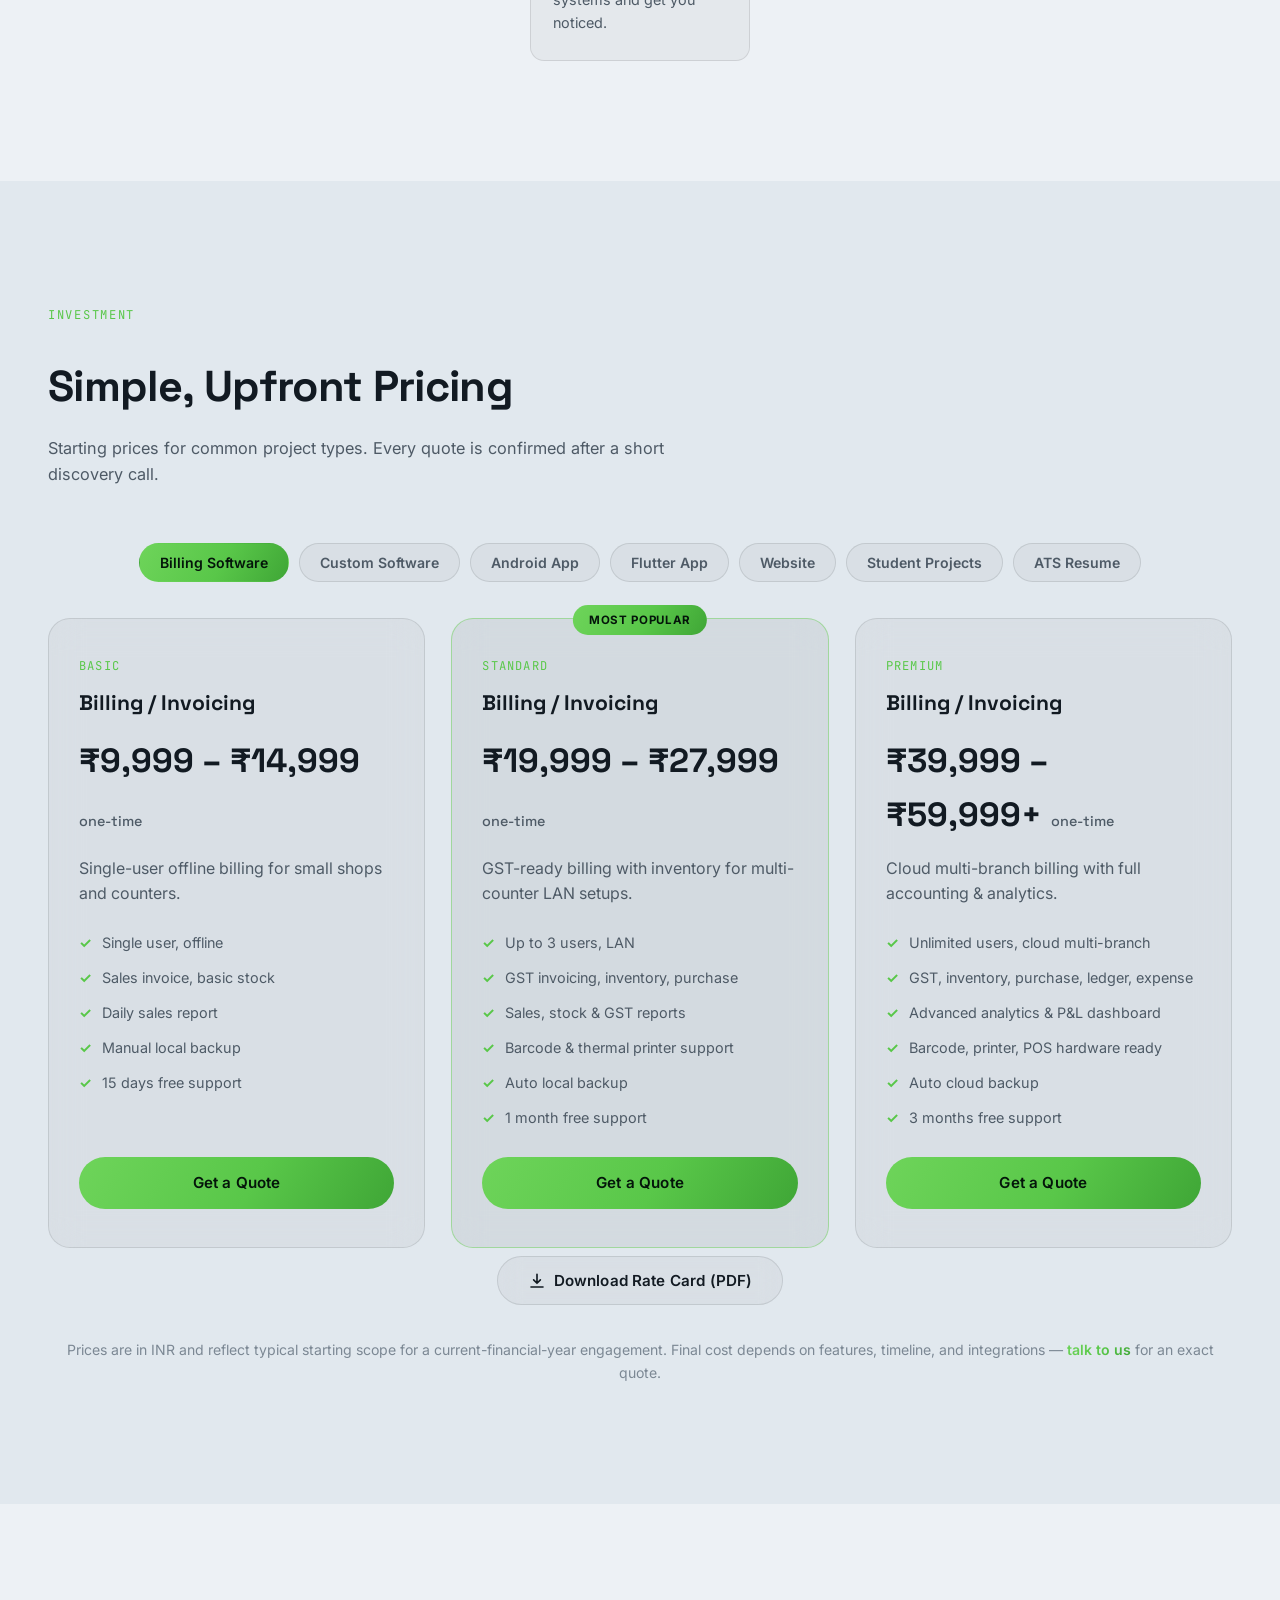
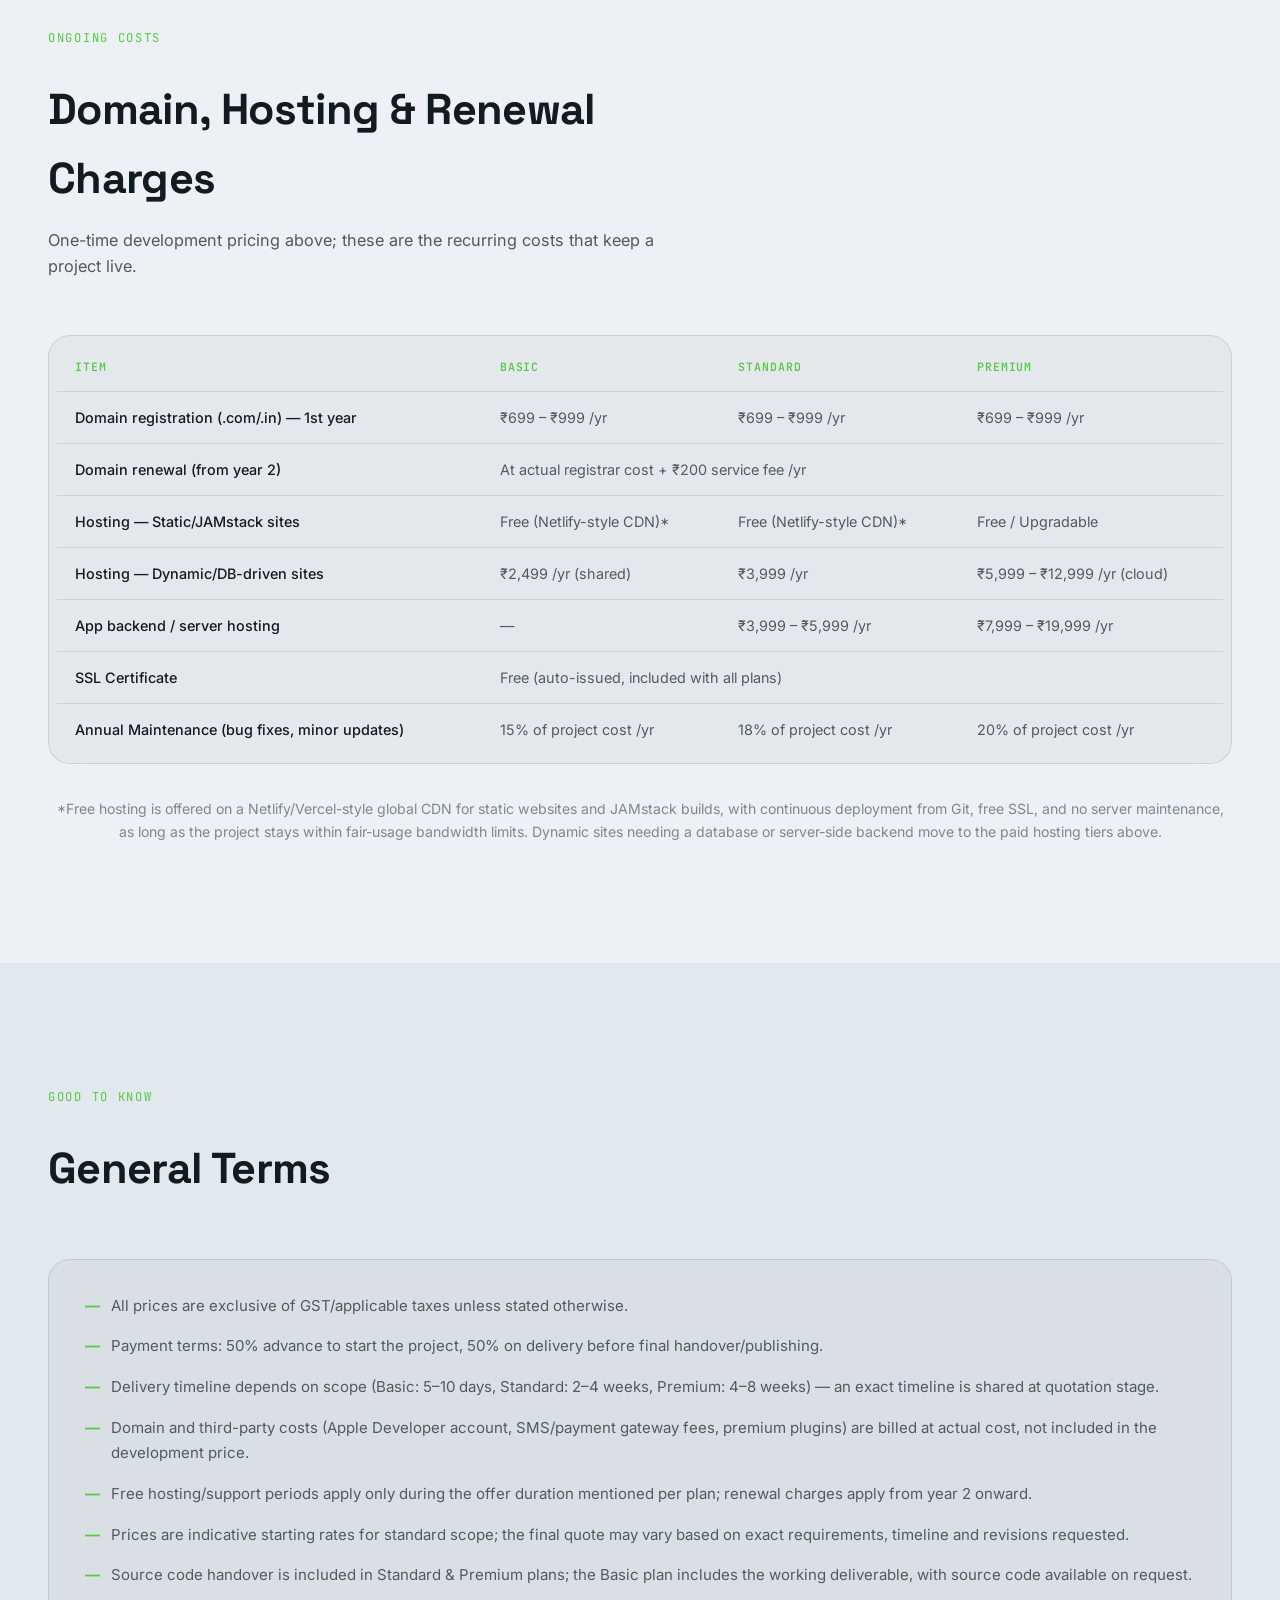
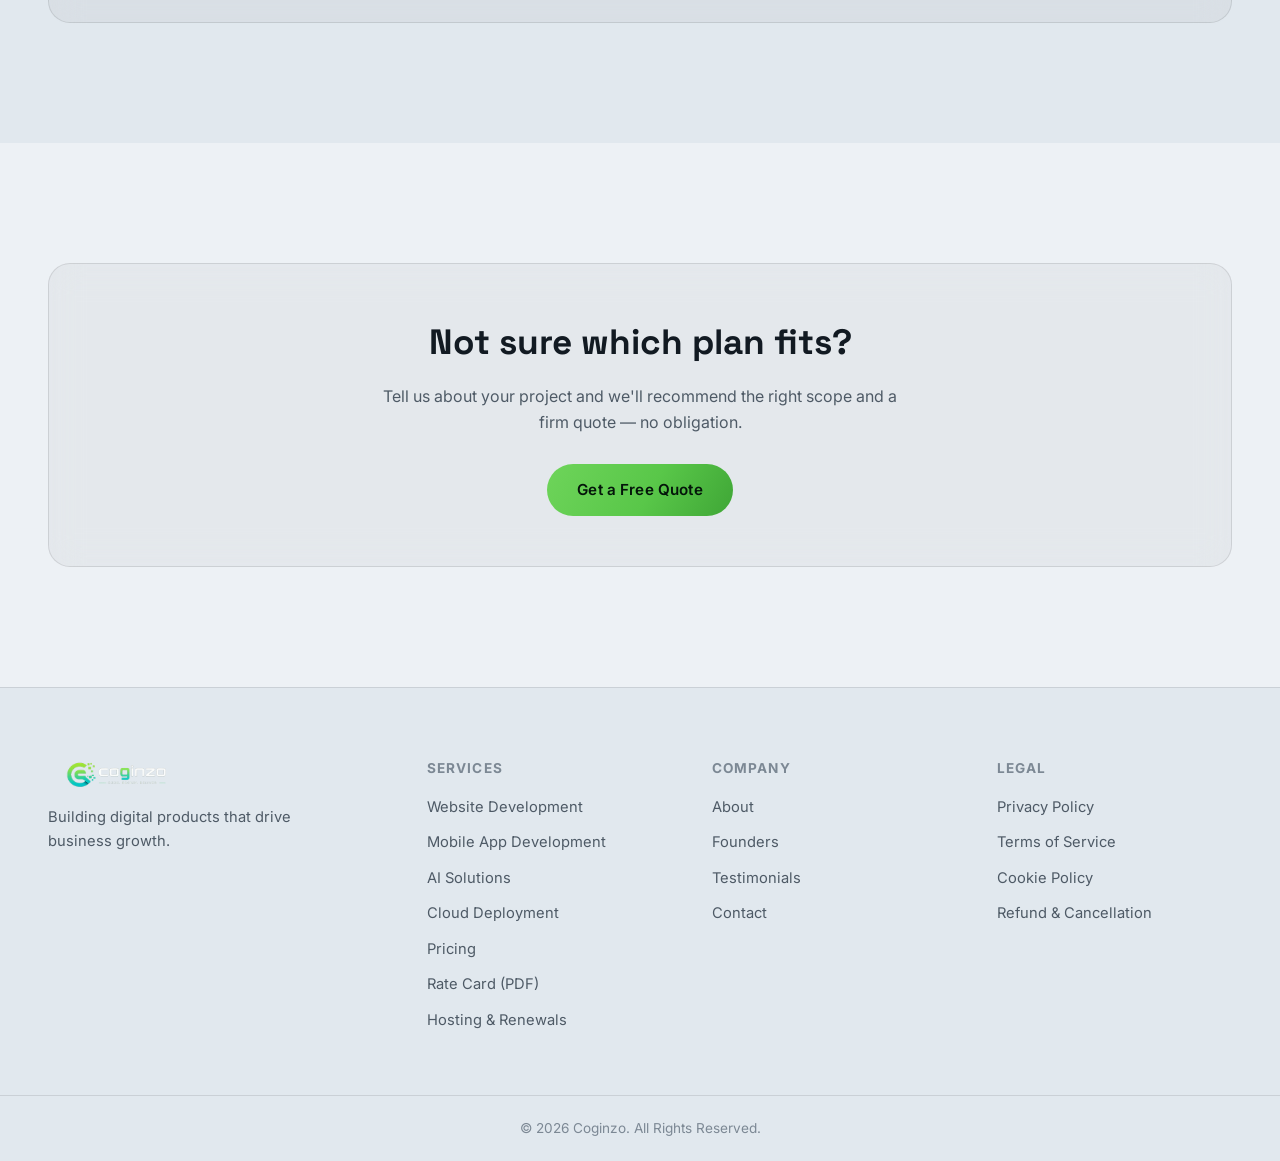
<file: coginzo main/service.html>
<!DOCTYPE html>
<html lang="en">
<head>
<meta charset="UTF-8">
<meta name="viewport" content="width=device-width, initial-scale=1.0">
<!-- <script>
(function(){
  var saved = localStorage.getItem("coginzo-theme");
  var theme = saved || (window.matchMedia && window.matchMedia("(prefers-color-scheme: dark)").matches ? "dark" : "light");
  document.documentElement.setAttribute("data-theme", theme);
})();
</script> -->
<title>Services &amp; Pricing | Coginzo — IT Solutions Company in India</title>
<meta name="description" content="Explore Coginzo's IT services — website development, mobile app development, UI/UX design, e-commerce, cloud deployment, and AI solutions — with transparent, upfront pricing.">
<meta name="keywords" content="Coginzo services, IT solutions company, IT services company, web development pricing, mobile app development cost, UI/UX design agency, e-commerce website pricing, cloud deployment services, AI solutions pricing Kerala">
<meta name="author" content="Coginzo">
<meta name="robots" content="index, follow">
<link rel="canonical" href="https://coginzo.com/service.html">
<meta property="og:title" content="Services &amp; Pricing | Coginzo — IT Solutions Company in India">
<meta property="og:description" content="Web development, mobile apps, UI/UX design, e-commerce, cloud deployment, and AI services from an IT solutions company in India — with transparent, upfront pricing.">
<meta property="og:type" content="website">
<meta property="og:url" content="https://coginzo.com/service.html">
<meta property="og:image" content="https://coginzo.com/assets/logo/logo-icon-square.png">
<meta property="og:locale" content="en_IN">
<meta name="twitter:card" content="summary_large_image">
<meta name="twitter:title" content="Services &amp; Pricing | Coginzo — IT Solutions Company in India">
<meta name="twitter:description" content="Web development, mobile apps, UI/UX design, e-commerce, cloud deployment, and AI services — with transparent, upfront pricing.">
<meta name="twitter:image" content="https://coginzo.com/assets/logo/logo-icon-square.png">
<meta name="geo.region" content="IN-KL">
<meta name="geo.placename" content="Kerala">
<link rel="icon" type="image/png" href="assets/logo/logo-icon-square.png">
<link rel="preconnect" href="https://fonts.googleapis.com">
<link rel="preconnect" href="https://fonts.gstatic.com" crossorigin>
<link href="https://fonts.googleapis.com/css2?family=Space+Grotesk:wght@400;500;600;700&family=Inter:wght@400;500;600;700;800&family=JetBrains+Mono:wght@400;500&display=swap" rel="stylesheet">
<link rel="stylesheet" href="css/style.css">
<script type="application/ld+json">
{
  "@context": "https://schema.org",
  "@type": "Service",
  "name": "Coginzo IT Services — Web & Mobile App Development",
  "provider": { "@type": "Organization", "name": "Coginzo", "url": "https://coginzo.com/" },
  "areaServed": { "@type": "Country", "name": "India" },
  "hasOfferCatalog": {
    "@type": "OfferCatalog",
    "name": "Coginzo Pricing Plans",
    "itemListElement": [
      { "@type": "Offer", "name": "Billing / Invoicing Software", "priceCurrency": "INR", "price": "9999" },
      { "@type": "Offer", "name": "Custom Software Development", "priceCurrency": "INR", "price": "14999" },
      { "@type": "Offer", "name": "Android Application Development", "priceCurrency": "INR", "price": "14999" },
      { "@type": "Offer", "name": "Flutter Application Development", "priceCurrency": "INR", "price": "19999" },
      { "@type": "Offer", "name": "Website Development", "priceCurrency": "INR", "price": "4999" },
      { "@type": "Offer", "name": "Student / Academic Projects", "priceCurrency": "INR", "price": "1999" },
      { "@type": "Offer", "name": "ATS-Friendly Resume (per resume)", "priceCurrency": "INR", "price": "349" }
    ]
  }
}
</script>
<script type="application/ld+json">
{
  "@context": "https://schema.org",
  "@type": "BreadcrumbList",
  "itemListElement": [
    { "@type": "ListItem", "position": 1, "name": "Home", "item": "https://coginzo.com/" },
    { "@type": "ListItem", "position": 2, "name": "Services & Pricing", "item": "https://coginzo.com/service.html" }
  ]
}
</script>
</head>
<body>

<div class="cursor-glow" id="cursorGlow" aria-hidden="true"></div>
<div class="scroll-progress" id="scrollProgress" aria-hidden="true"></div>

<div class="loader" id="loader" aria-hidden="true">
  <svg class="loader-mark" viewBox="0 0 60 60" fill="none">
    <circle cx="30" cy="30" r="26" stroke="url(#loaderGrad)" stroke-width="3" stroke-linecap="round" stroke-dasharray="140 200"/>
    <defs>
      <linearGradient id="loaderGrad" x1="0" y1="0" x2="60" y2="60">
        <stop offset="0%" stop-color="#6ED45A"/>
        <stop offset="55%" stop-color="#59C749"/>
        <stop offset="100%" stop-color="#3FA636"/>
      </linearGradient>
    </defs>
  </svg>
</div>

<!-- ============ NAV ============ -->
<header class="nav" id="siteNav">
  <div class="nav-inner">
    <a href="index.html#top" class="brand" aria-label="Coginzo home">
      <img src="assets/logo/logo-icon-square.png" alt="Coginzo" class="brand-mark" width="34" height="34">
      <span class="brand-word">coginzo</span>
    </a>

    <nav class="nav-links" id="navLinks">
      <a href="index.html#about">About</a>
      <a href="service.html#services">Services</a>
      <a href="service.html#pricing">Pricing</a>
      <a href="service.html#hosting">Hosting</a>
      <a href="index.html#why">Why Us</a>
      <a href="index.html#founders">Founders</a>
      <a href="index.html#testimonials">Testimonials</a>
      <a href="index.html#contact" class="nav-cta">Contact Us</a>
    </nav>

    <!-- <button class="theme-toggle" id="themeToggle" aria-label="Switch to dark theme" type="button">
      <svg class="theme-icon theme-icon-sun" viewBox="0 0 24 24" fill="none" stroke="currentColor" stroke-width="2" stroke-linecap="round" stroke-linejoin="round" aria-hidden="true">
        <circle cx="12" cy="12" r="4.5"></circle>
        <line x1="12" y1="1.5" x2="12" y2="4"></line>
        <line x1="12" y1="20" x2="12" y2="22.5"></line>
        <line x1="4.2" y1="4.2" x2="5.9" y2="5.9"></line>
        <line x1="18.1" y1="18.1" x2="19.8" y2="19.8"></line>
        <line x1="1.5" y1="12" x2="4" y2="12"></line>
        <line x1="20" y1="12" x2="22.5" y2="12"></line>
        <line x1="4.2" y1="19.8" x2="5.9" y2="18.1"></line>
        <line x1="18.1" y1="5.9" x2="19.8" y2="4.2"></line>
      </svg>
      <svg class="theme-icon theme-icon-moon" viewBox="0 0 24 24" fill="currentColor" aria-hidden="true">
        <path d="M20.5 14.6c-1.1.4-2.3.6-3.5.6-5.5 0-10-4.5-10-10 0-1.2.2-2.4.6-3.5-4 1.5-6.9 5.4-6.9 9.9 0 5.8 4.7 10.5 10.5 10.5 4.5 0 8.4-2.9 9.9-6.9-.2 0-.4-.1-.6-.6z"></path>
      </svg>
    </button> -->

    <button class="menu-toggle" id="menuToggle" aria-label="Toggle menu" aria-expanded="false">
      <span></span><span></span><span></span>
    </button>
  </div>
</header>

<!-- ============ PAGE HERO ============ -->
<section class="page-hero container" id="top">
  <span class="eyebrow">What We Offer</span>
  <h1>IT Services, Development &amp; <span class="grad-text">Transparent Pricing</span></h1>
  <p>Coginzo is an IT solutions company — from a first sketch to production infrastructure, here's exactly what we build and what it costs.</p>
  <div class="cta-row cta-hero">
    <a href="assets/downloads/Coginzo-Rate-Card.pdf" class="btn btn-primary" download="Coginzo-Rate-Card.pdf" type="application/pdf">
      <svg viewBox="0 0 24 24" width="18" height="18" fill="none" stroke="currentColor" stroke-width="2.2" stroke-linecap="round" stroke-linejoin="round" aria-hidden="true" style="margin-right:8px"><path d="M12 3v12m0 0l-4.5-4.5M12 15l4.5-4.5M4 20h16"/></svg>
      Download Rate Card (PDF)
    </a>
  </div>
</section>

<!-- ============ SERVICES ============ -->
<section class="section" id="services">
  <div class="container">
    <div class="section-head" data-reveal>
      <span class="eyebrow">Development &amp; Services</span>
      <h2>What We Build</h2>
      <p class="section-sub">Every engagement is scoped around your goals — not a fixed template.</p>
    </div>

    <div class="grid grid-5" id="servicesGrid">
      <!-- injected by script.js -->
    </div>
  </div>
</section>

<!-- ============ PRICING ============ -->
<section class="section section-alt" id="pricing">
  <div class="container">
    <div class="section-head" data-reveal>
      <span class="eyebrow">Investment</span>
      <h2>Simple, Upfront Pricing</h2>
      <p class="section-sub">Starting prices for common project types. Every quote is confirmed after a short discovery call.</p>
    </div>

    <div class="pricing-tabs" id="pricingTabs">
      <!-- injected by script.js -->
    </div>

    <div class="grid pricing-grid" id="pricingGrid">
      <!-- injected by script.js -->
    </div>

    <p class="pricing-cat-note" id="pricingCatNote"></p>

    <div class="cta-row cta-inline">
      <a href="assets/downloads/Coginzo-Rate-Card.pdf" class="btn btn-ghost" download="Coginzo-Rate-Card.pdf" type="application/pdf">
      <svg viewBox="0 0 24 24" width="18" height="18" fill="none" stroke="currentColor" stroke-width="2.2" stroke-linecap="round" stroke-linejoin="round" aria-hidden="true" style="margin-right:8px"><path d="M12 3v12m0 0l-4.5-4.5M12 15l4.5-4.5M4 20h16"/></svg>
      Download Rate Card (PDF)
    </a>
    </div>

    <p class="pricing-note">Prices are in INR and reflect typical starting scope for a current-financial-year engagement. Final cost depends on features, timeline, and integrations — <a href="index.html#contact" class="grad-text" style="font-weight:600;">talk to us</a> for an exact quote.</p>
  </div>
</section>

<!-- ============ HOSTING & MAINTENANCE ============ -->
<section class="section" id="hosting">
  <div class="container">
    <div class="section-head" data-reveal>
      <span class="eyebrow">Ongoing Costs</span>
      <h2>Domain, Hosting &amp; Renewal Charges</h2>
      <p class="section-sub">One-time development pricing above; these are the recurring costs that keep a project live.</p>
    </div>

    <div class="glass-card hosting-table-card" data-reveal id="hostingTableWrap">
      <!-- injected by script.js -->
    </div>

    <p class="pricing-note">*Free hosting is offered on a Netlify/Vercel-style global CDN for static websites and JAMstack builds, with continuous deployment from Git, free SSL, and no server maintenance, as long as the project stays within fair-usage bandwidth limits. Dynamic sites needing a database or server-side backend move to the paid hosting tiers above.</p>
  </div>
</section>

<!-- ============ GENERAL TERMS ============ -->
<section class="section section-alt" id="terms">
  <div class="container">
    <div class="section-head" data-reveal>
      <span class="eyebrow">Good to Know</span>
      <h2>General Terms</h2>
    </div>

    <ul class="terms-list glass-card" id="termsList" data-reveal>
      <!-- injected by script.js -->
    </ul>
  </div>
</section>

<!-- ============ CTA ============ -->
<section class="section">
  <div class="container">
    <div class="glass-card" data-reveal style="padding:50px 40px; text-align:center;">
      <h2 style="font-family:var(--font-display); font-size:clamp(1.6rem,3vw,2.2rem); margin-bottom:14px;">Not sure which plan fits?</h2>
      <p style="color:var(--text-dim); max-width:520px; margin:0 auto 28px;">Tell us about your project and we'll recommend the right scope and a firm quote — no obligation.</p>
      <a href="index.html#contact" class="btn btn-primary">Get a Free Quote</a>
    </div>
  </div>
</section>

<!-- ============ FOOTER ============ -->
<footer class="footer">
  <div class="container footer-grid">
    <div class="footer-brand">
      <a href="index.html#top" class="brand">
        <img src="assets/logo/logo-horizontal.png" alt="Coginzo — Code. Design. Deliver." class="footer-logo" width="726" height="188">
      </a>
      <p>Building digital products that drive business growth.</p>
    </div>

    <div class="footer-links">
      <h4>Services</h4>
      <a href="service.html#services">Website Development</a>
      <a href="service.html#services">Mobile App Development</a>
      <a href="service.html#services">AI Solutions</a>
      <a href="service.html#services">Cloud Deployment</a>
      <a href="service.html#pricing">Pricing</a>
      <a href="assets/downloads/Coginzo-Rate-Card.pdf" download>Rate Card (PDF)</a>
      <a href="service.html#hosting">Hosting &amp; Renewals</a>
    </div>

    <div class="footer-links">
      <h4>Company</h4>
      <a href="index.html#about">About</a>
      <a href="index.html#founders">Founders</a>
      <a href="index.html#testimonials">Testimonials</a>
      <a href="index.html#contact">Contact</a>
    </div>

    <div class="footer-links">
      <h4>Legal</h4>
      <a href="privacy-policy.html">Privacy Policy</a>
      <a href="terms-of-service.html">Terms of Service</a>
      <a href="cookie-policy.html">Cookie Policy</a>
      <a href="refund-policy.html">Refund &amp; Cancellation</a>
    </div>
  </div>
  <div class="footer-bottom">
    <div class="container">
      <p>© 2026 Coginzo. All Rights Reserved.</p>
    </div>
  </div>
</footer>

<button class="back-to-top" id="backToTop" aria-label="Back to top">↑</button>

<script src="js/script.js"></script>
</body>
</html>
</file>
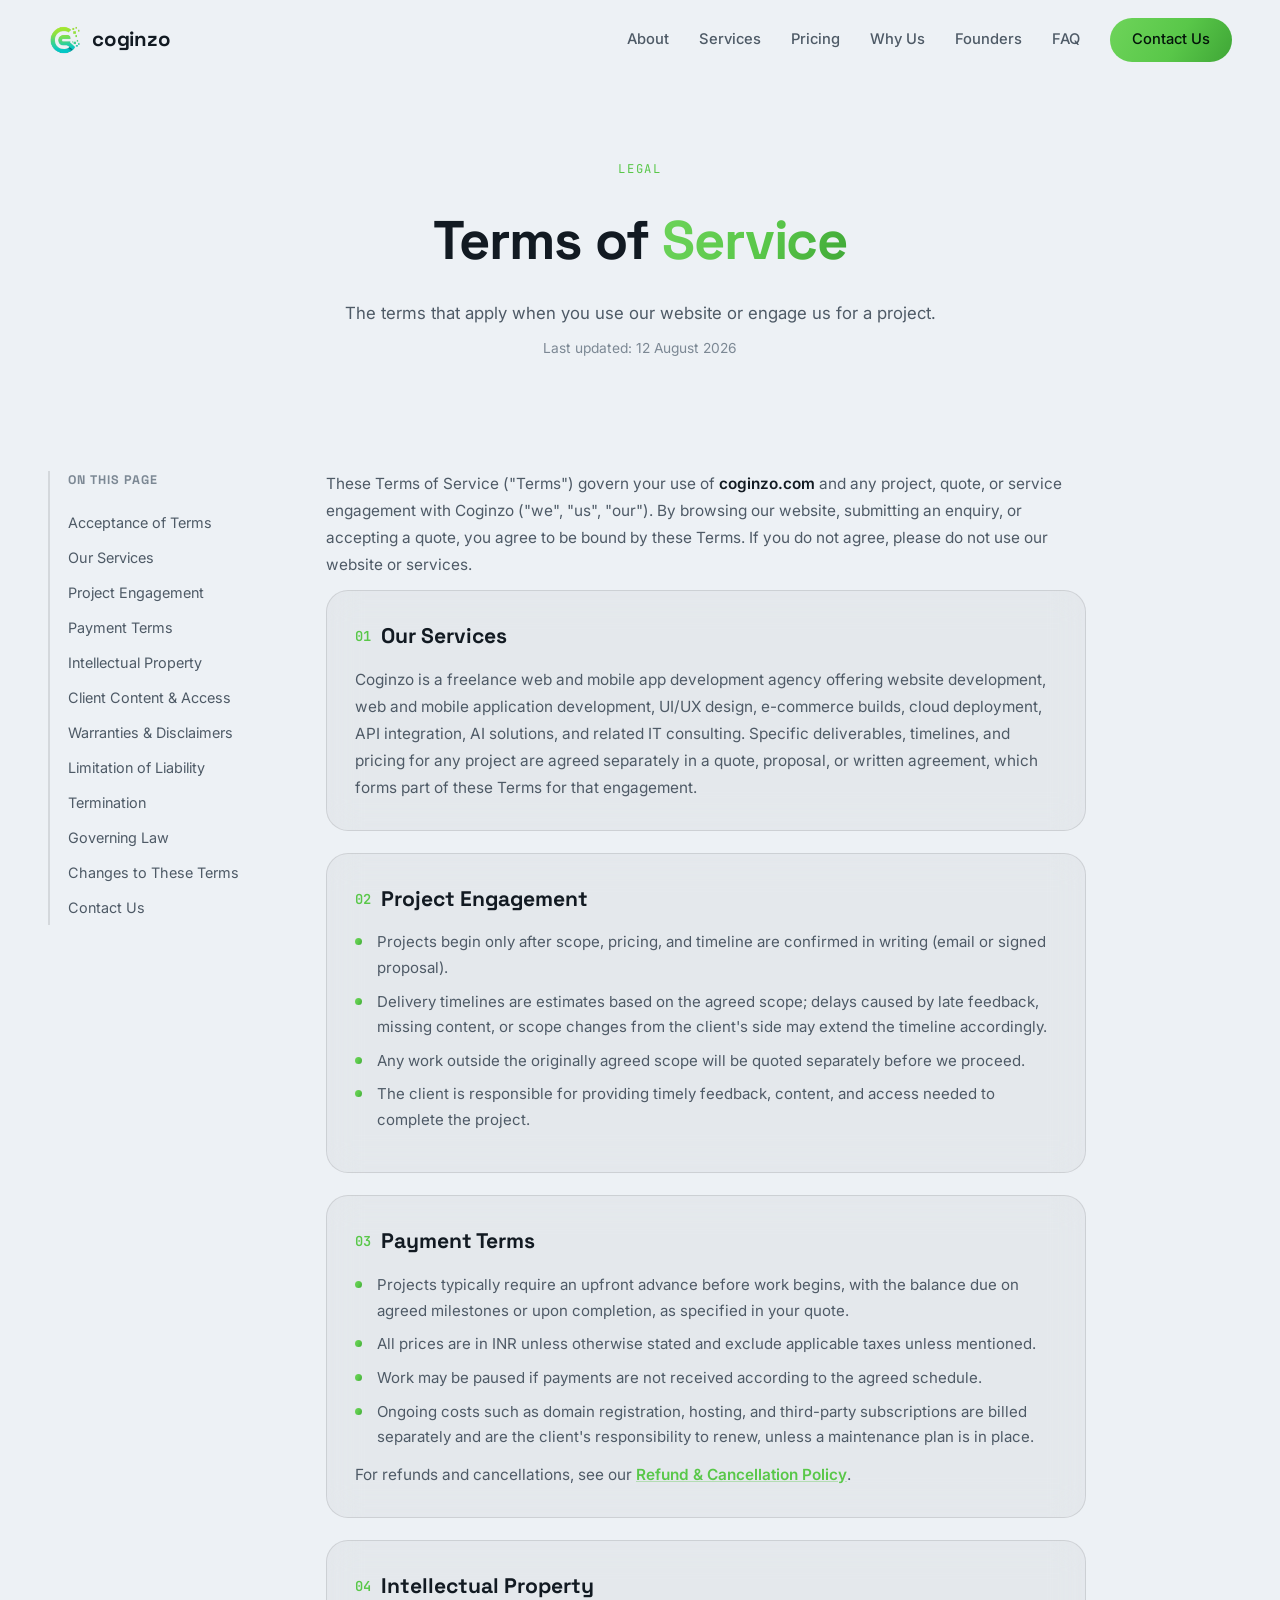
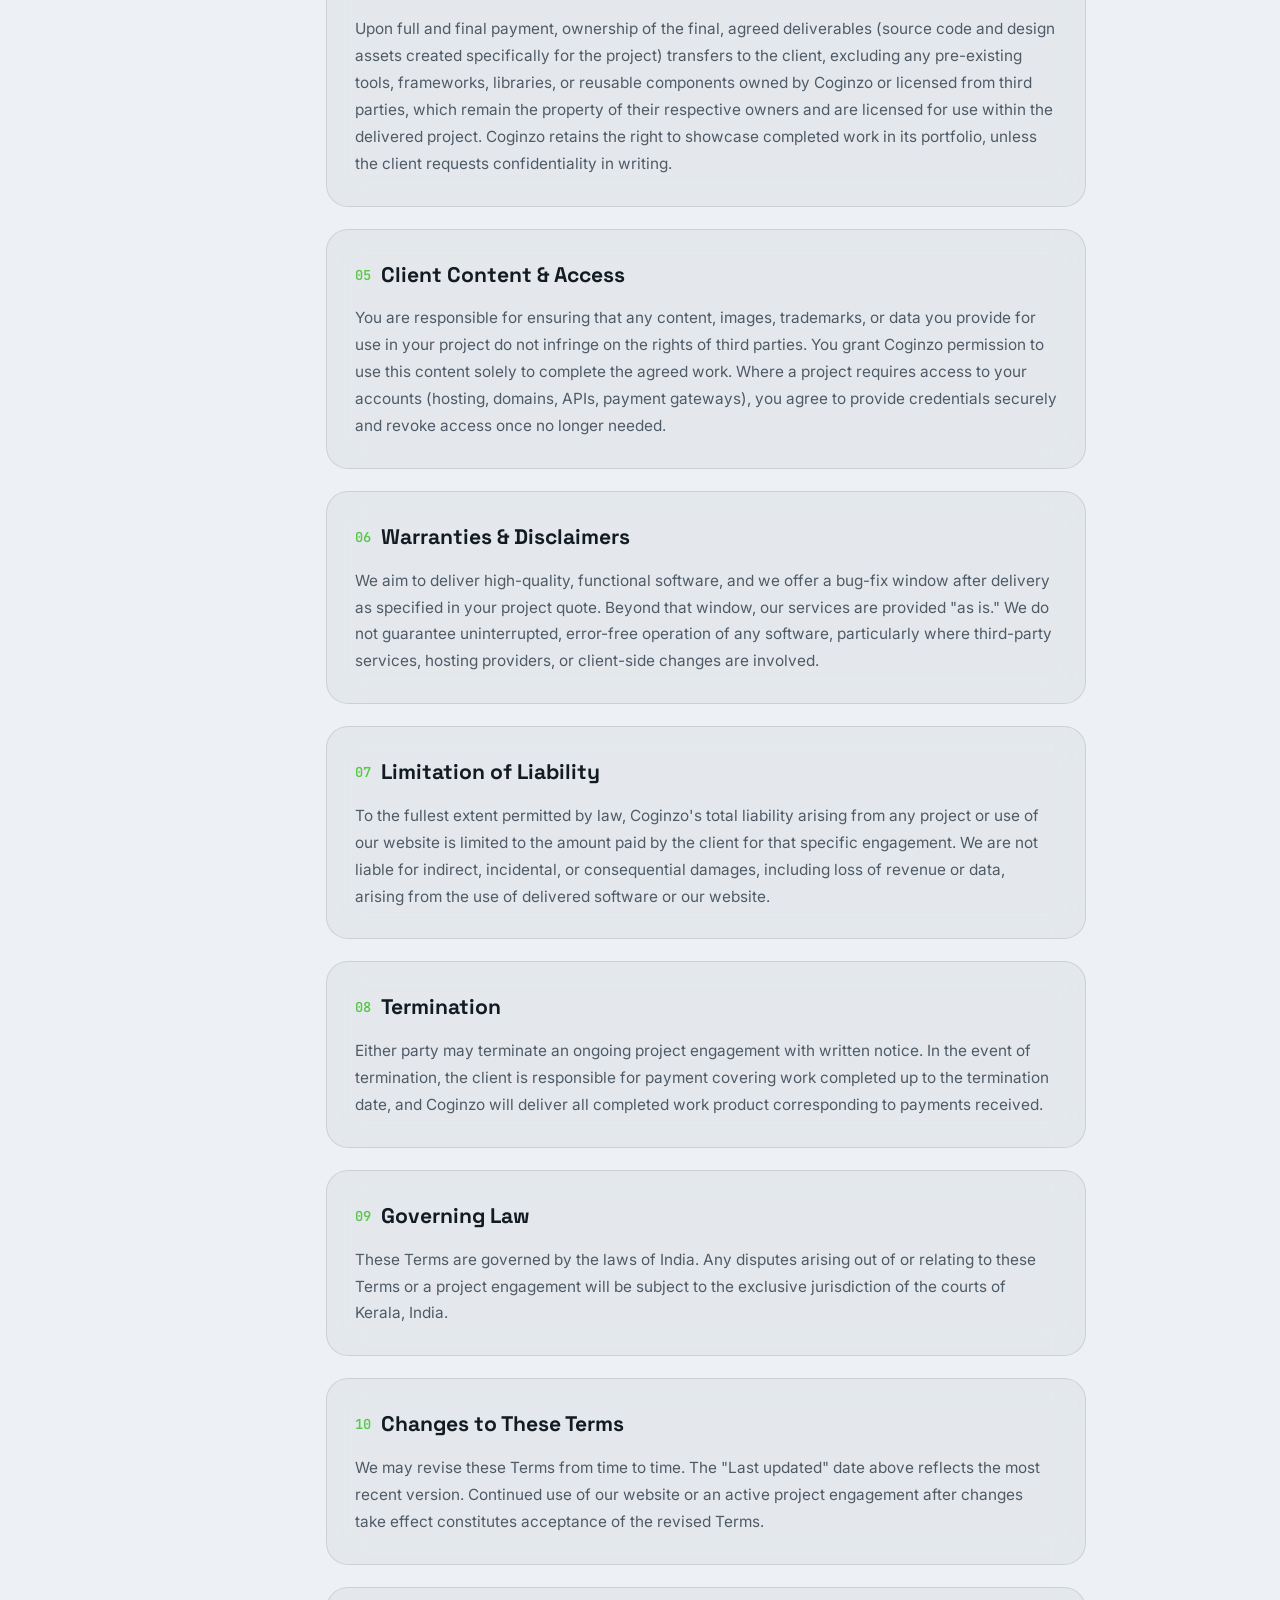
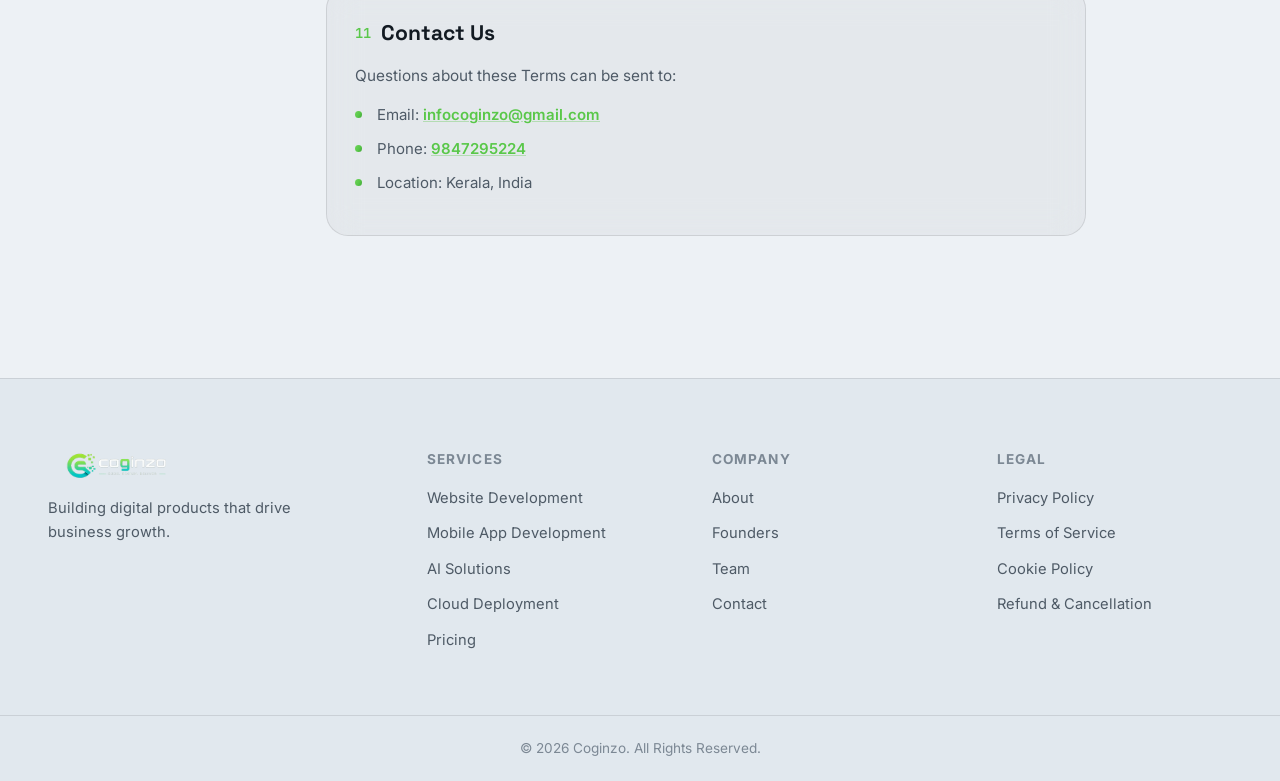
<file: coginzo main/terms-of-service.html>
<!DOCTYPE html>
<html lang="en">
<head>
<meta charset="UTF-8">
<meta name="viewport" content="width=device-width, initial-scale=1.0">
<!-- <script>
(function(){
  var saved = localStorage.getItem("coginzo-theme");
  var theme = saved || (window.matchMedia && window.matchMedia("(prefers-color-scheme: dark)").matches ? "dark" : "light");
  document.documentElement.setAttribute("data-theme", theme);
})();
</script> -->
<title>Terms of Service | Coginzo</title>
<meta name="description" content="The terms and conditions that govern use of the Coginzo website and engagement of Coginzo's web and mobile app development services.">
<meta name="robots" content="index, follow">
<link rel="canonical" href="https://coginzo.com/terms-of-service.html">
<meta property="og:title" content="Terms of Service | Coginzo">
<meta property="og:description" content="The terms and conditions that govern use of the Coginzo website and services.">
<meta property="og:type" content="website">
<meta property="og:url" content="https://coginzo.com/terms-of-service.html">
<meta property="og:image" content="https://coginzo.com/assets/logo/logo-icon-square.png">
<meta name="twitter:card" content="summary_large_image">
<meta name="twitter:title" content="Terms of Service | Coginzo">
<meta name="twitter:description" content="The terms and conditions that govern use of the Coginzo website and services.">
<meta name="twitter:image" content="https://coginzo.com/assets/logo/logo-icon-square.png">
<link rel="icon" type="image/png" href="assets/logo/logo-icon-square.png">
<link rel="preconnect" href="https://fonts.googleapis.com">
<link rel="preconnect" href="https://fonts.gstatic.com" crossorigin>
<link href="https://fonts.googleapis.com/css2?family=Space+Grotesk:wght@400;500;600;700&family=Inter:wght@400;500;600;700;800&family=JetBrains+Mono:wght@400;500&display=swap" rel="stylesheet">
<link rel="stylesheet" href="https://cdnjs.cloudflare.com/ajax/libs/font-awesome/6.6.0/css/all.min.css">
<link rel="stylesheet" href="css/style.css">
<script type="application/ld+json">
{
  "@context": "https://schema.org",
  "@type": "BreadcrumbList",
  "itemListElement": [
    { "@type": "ListItem", "position": 1, "name": "Home", "item": "https://coginzo.com/" },
    { "@type": "ListItem", "position": 2, "name": "Terms of Service", "item": "https://coginzo.com/terms-of-service.html" }
  ]
}
</script>
</head>
<body>

<div class="cursor-glow" id="cursorGlow" aria-hidden="true"></div>
<div class="scroll-progress" id="scrollProgress" aria-hidden="true"></div>

<div class="loader" id="loader" aria-hidden="true">
  <svg class="loader-mark" viewBox="0 0 60 60" fill="none">
    <circle cx="30" cy="30" r="26" stroke="url(#loaderGrad)" stroke-width="3" stroke-linecap="round" stroke-dasharray="140 200"/>
    <defs>
      <linearGradient id="loaderGrad" x1="0" y1="0" x2="60" y2="60">
        <stop offset="0%" stop-color="#6ED45A"/>
        <stop offset="55%" stop-color="#59C749"/>
        <stop offset="100%" stop-color="#3FA636"/>
      </linearGradient>
    </defs>
  </svg>
</div>

<!-- ============ NAV ============ -->
<header class="nav" id="siteNav">
  <div class="nav-inner">
    <a href="index.html#top" class="brand" aria-label="Coginzo home">
      <img src="assets/logo/logo-icon-square.png" alt="Coginzo" class="brand-mark">
      <span class="brand-word">coginzo</span>
    </a>

    <nav class="nav-links" id="navLinks">
      <a href="index.html#about">About</a>
      <a href="service.html#services">Services</a>
      <a href="service.html#pricing">Pricing</a>
      <a href="index.html#why">Why Us</a>
      <a href="index.html#founders">Founders</a>
      <a href="index.html#faq">FAQ</a>
      <a href="index.html#contact" class="nav-cta">Contact Us</a>
    </nav>

    <button class="menu-toggle" id="menuToggle" aria-label="Toggle menu" aria-expanded="false">
      <span></span><span></span><span></span>
    </button>
  </div>
</header>

<!-- ============ PAGE HERO ============ -->
<section class="page-hero container" id="top">
  <span class="eyebrow">Legal</span>
  <h1>Terms of <span class="grad-text">Service</span></h1>
  <p>The terms that apply when you use our website or engage us for a project.</p>
  <span class="legal-updated">Last updated: 12 August 2026</span>
</section>

<!-- ============ CONTENT ============ -->
<section class="section" style="padding-top:40px;">
  <div class="container">
    <div class="legal-layout">

      <aside class="legal-toc" data-reveal>
        <span>On this page</span>
        <a href="#acceptance">Acceptance of Terms</a>
        <a href="#services">Our Services</a>
        <a href="#engagement">Project Engagement</a>
        <a href="#payment">Payment Terms</a>
        <a href="#ip">Intellectual Property</a>
        <a href="#client-content">Client Content &amp; Access</a>
        <a href="#warranties">Warranties &amp; Disclaimers</a>
        <a href="#liability">Limitation of Liability</a>
        <a href="#termination">Termination</a>
        <a href="#governing-law">Governing Law</a>
        <a href="#changes-tos">Changes to These Terms</a>
        <a href="#contact-tos">Contact Us</a>
      </aside>

      <article class="legal-content">

        <p class="legal-intro" id="acceptance">These Terms of Service ("Terms") govern your use of <strong>coginzo.com</strong> and any project, quote, or service engagement with Coginzo ("we", "us", "our"). By browsing our website, submitting an enquiry, or accepting a quote, you agree to be bound by these Terms. If you do not agree, please do not use our website or services.</p>

        <div class="glass-card" id="services" data-reveal>
          <h2><span class="legal-num">01</span> Our Services</h2>
          <p>Coginzo is a freelance web and mobile app development agency offering website development, web and mobile application development, UI/UX design, e-commerce builds, cloud deployment, API integration, AI solutions, and related IT consulting. Specific deliverables, timelines, and pricing for any project are agreed separately in a quote, proposal, or written agreement, which forms part of these Terms for that engagement.</p>
        </div>

        <div class="glass-card" id="engagement" data-reveal>
          <h2><span class="legal-num">02</span> Project Engagement</h2>
          <ul>
            <li>Projects begin only after scope, pricing, and timeline are confirmed in writing (email or signed proposal).</li>
            <li>Delivery timelines are estimates based on the agreed scope; delays caused by late feedback, missing content, or scope changes from the client's side may extend the timeline accordingly.</li>
            <li>Any work outside the originally agreed scope will be quoted separately before we proceed.</li>
            <li>The client is responsible for providing timely feedback, content, and access needed to complete the project.</li>
          </ul>
        </div>

        <div class="glass-card" id="payment" data-reveal>
          <h2><span class="legal-num">03</span> Payment Terms</h2>
          <ul>
            <li>Projects typically require an upfront advance before work begins, with the balance due on agreed milestones or upon completion, as specified in your quote.</li>
            <li>All prices are in INR unless otherwise stated and exclude applicable taxes unless mentioned.</li>
            <li>Work may be paused if payments are not received according to the agreed schedule.</li>
            <li>Ongoing costs such as domain registration, hosting, and third-party subscriptions are billed separately and are the client's responsibility to renew, unless a maintenance plan is in place.</li>
          </ul>
          <p>For refunds and cancellations, see our <a href="refund-policy.html">Refund &amp; Cancellation Policy</a>.</p>
        </div>

        <div class="glass-card" id="ip" data-reveal>
          <h2><span class="legal-num">04</span> Intellectual Property</h2>
          <p>Upon full and final payment, ownership of the final, agreed deliverables (source code and design assets created specifically for the project) transfers to the client, excluding any pre-existing tools, frameworks, libraries, or reusable components owned by Coginzo or licensed from third parties, which remain the property of their respective owners and are licensed for use within the delivered project. Coginzo retains the right to showcase completed work in its portfolio, unless the client requests confidentiality in writing.</p>
        </div>

        <div class="glass-card" id="client-content" data-reveal>
          <h2><span class="legal-num">05</span> Client Content &amp; Access</h2>
          <p>You are responsible for ensuring that any content, images, trademarks, or data you provide for use in your project do not infringe on the rights of third parties. You grant Coginzo permission to use this content solely to complete the agreed work. Where a project requires access to your accounts (hosting, domains, APIs, payment gateways), you agree to provide credentials securely and revoke access once no longer needed.</p>
        </div>

        <div class="glass-card" id="warranties" data-reveal>
          <h2><span class="legal-num">06</span> Warranties &amp; Disclaimers</h2>
          <p>We aim to deliver high-quality, functional software, and we offer a bug-fix window after delivery as specified in your project quote. Beyond that window, our services are provided "as is." We do not guarantee uninterrupted, error-free operation of any software, particularly where third-party services, hosting providers, or client-side changes are involved.</p>
        </div>

        <div class="glass-card" id="liability" data-reveal>
          <h2><span class="legal-num">07</span> Limitation of Liability</h2>
          <p>To the fullest extent permitted by law, Coginzo's total liability arising from any project or use of our website is limited to the amount paid by the client for that specific engagement. We are not liable for indirect, incidental, or consequential damages, including loss of revenue or data, arising from the use of delivered software or our website.</p>
        </div>

        <div class="glass-card" id="termination" data-reveal>
          <h2><span class="legal-num">08</span> Termination</h2>
          <p>Either party may terminate an ongoing project engagement with written notice. In the event of termination, the client is responsible for payment covering work completed up to the termination date, and Coginzo will deliver all completed work product corresponding to payments received.</p>
        </div>

        <div class="glass-card" id="governing-law" data-reveal>
          <h2><span class="legal-num">09</span> Governing Law</h2>
          <p>These Terms are governed by the laws of India. Any disputes arising out of or relating to these Terms or a project engagement will be subject to the exclusive jurisdiction of the courts of Kerala, India.</p>
        </div>

        <div class="glass-card" id="changes-tos" data-reveal>
          <h2><span class="legal-num">10</span> Changes to These Terms</h2>
          <p>We may revise these Terms from time to time. The "Last updated" date above reflects the most recent version. Continued use of our website or an active project engagement after changes take effect constitutes acceptance of the revised Terms.</p>
        </div>

        <div class="glass-card" id="contact-tos" data-reveal>
          <h2><span class="legal-num">11</span> Contact Us</h2>
          <p>Questions about these Terms can be sent to:</p>
          <ul>
            <li>Email: <a href="mailto:infocoginzo@gmail.com">infocoginzo@gmail.com</a></li>
            <li>Phone: <a href="tel:+919847295224">9847295224</a></li>
            <li>Location: Kerala, India</li>
          </ul>
        </div>

      </article>
    </div>
  </div>
</section>

<!-- ============ FOOTER ============ -->
<footer class="footer">
  <div class="container footer-grid">
    <div class="footer-brand">
      <a href="index.html#top" class="brand">
        <img src="assets/logo/logo-horizontal.png" alt="Coginzo — Code. Design. Deliver." class="footer-logo">
      </a>
      <p>Building digital products that drive business growth.</p>
    </div>

    <div class="footer-links">
      <h4>Services</h4>
      <a href="service.html#services">Website Development</a>
      <a href="service.html#services">Mobile App Development</a>
      <a href="service.html#services">AI Solutions</a>
      <a href="service.html#services">Cloud Deployment</a>
      <a href="service.html#pricing">Pricing</a>
    </div>

    <div class="footer-links">
      <h4>Company</h4>
      <a href="index.html#about">About</a>
      <a href="index.html#founders">Founders</a>
      <a href="index.html#team">Team</a>
      <a href="index.html#contact">Contact</a>
    </div>

    <div class="footer-links">
      <h4>Legal</h4>
      <a href="privacy-policy.html">Privacy Policy</a>
      <a href="terms-of-service.html">Terms of Service</a>
      <a href="cookie-policy.html">Cookie Policy</a>
      <a href="refund-policy.html">Refund &amp; Cancellation</a>
    </div>
  </div>
  <div class="footer-bottom">
    <div class="container">
      <p>© 2026 Coginzo. All Rights Reserved.</p>
    </div>
  </div>
</footer>

<button class="back-to-top" id="backToTop" aria-label="Back to top">↑</button>

<script src="js/script.js"></script>
</body>
</html>
</file>
<file: coginzo main/css/style.css>
/* ===================== Tokens ===================== */
:root{
  --bg: #EDF1F5;
  --bg-rgb: 237,241,245;
  --bg-alt: #E1E8EE;
  --surface: rgba(0,0,0,0.035);
  --surface-strong: rgba(0,0,0,0.06);
  --border: rgba(0,0,0,0.1);
  --text: #121A22;
  --text-dim: #4E5A66;
  --text-faint: #7C8894;
  --neon: #6ED45A;
  --emerald: #59C749;
  --cyan: #3FA636;
  --grad: linear-gradient(120deg, var(--neon) 0%, var(--emerald) 55%, var(--cyan) 100%);
  --grad-soft: linear-gradient(120deg, rgba(89,199,73,0.16), rgba(63,166,54,0.16));
  --radius-lg: 22px;
  --radius-md: 14px;
  --radius-sm: 9px;
  --font-display: 'Space Grotesk', 'Inter', sans-serif;
  --font-body: 'Inter', sans-serif;
  --font-mono: 'JetBrains Mono', monospace;
  --shadow-glow: 0 0 60px rgba(89,199,73,0.14);
  --ease: cubic-bezier(.19,1,.22,1);
}

[data-theme="dark"]{
  --bg: #090909;
  --bg-rgb: 9,9,9;
  --bg-alt: #0d0f0d;
  --surface: rgba(255,255,255,0.035);
  --surface-strong: rgba(255,255,255,0.06);
  --border: rgba(255,255,255,0.09);
  --text: #f5f7f5;
  --text-dim: #a3aba3;
  --text-faint: #6f766f;
}

*{box-sizing:border-box; margin:0; padding:0;}
html{scroll-behavior:smooth;}
@media (prefers-reduced-motion: reduce){
  html{scroll-behavior:auto;}
  *{animation-duration:0.001ms !important; animation-iteration-count:1 !important; transition-duration:0.001ms !important; scroll-behavior:auto !important;}
}

body{
  background:var(--bg);
  color:var(--text);
  font-family:var(--font-body);
  line-height:1.6;
  overflow-x:hidden;
  -webkit-font-smoothing:antialiased;
  transition:background 0.35s var(--ease), color 0.35s var(--ease);
}

img{max-width:100%; display:block;}
a{color:inherit; text-decoration:none;}
ul{list-style:none;}
button{font-family:inherit; cursor:pointer; border:none; background:none; color:inherit;}
input,textarea{font-family:inherit;}

.container{max-width:1240px; margin:0 auto; padding:0 28px;}
.container-narrow{max-width:820px;}

::selection{background:var(--emerald); color:#03170a;}

:focus-visible{
  outline:2px solid var(--neon);
  outline-offset:3px;
  border-radius:4px;
}

/* ===================== Utility ===================== */
.grad-text{
  background:var(--grad);
  -webkit-background-clip:text;
  background-clip:text;
  color:transparent;
}

.btn{
  display:inline-flex; align-items:center; justify-content:center;
  padding:14px 30px;
  border-radius:100px;
  font-weight:600;
  font-size:0.95rem;
  letter-spacing:0.01em;
  transition:transform 0.35s var(--ease), box-shadow 0.35s var(--ease), background 0.35s var(--ease);
  white-space:nowrap;
}
.btn-primary{
  background:var(--grad);
  color:#04150a;
  box-shadow:0 0 0 0 rgba(89,199,73,0);
}
.btn-primary:hover{
  transform:translateY(-2px);
  box-shadow:0 12px 34px rgba(89,199,73,0.28);
}
.btn-ghost{
  background:var(--surface);
  border:1px solid var(--border);
  color:var(--text);
  backdrop-filter:blur(12px);
}
.btn-ghost:hover{
  border-color:rgba(110,212,90,0.4);
  transform:translateY(-2px);
}
.btn-full{width:100%;}

.glass-card{
  background:var(--surface);
  border:1px solid var(--border);
  border-radius:var(--radius-lg);
  backdrop-filter:blur(16px);
  -webkit-backdrop-filter:blur(16px);
  transition:transform 0.4s var(--ease), border-color 0.4s var(--ease), background 0.4s var(--ease);
}

/* ===================== Reveal on scroll ===================== */
[data-reveal]{
  opacity:0;
  transform:translateY(26px);
  transition:opacity 0.8s var(--ease), transform 0.8s var(--ease);
}
[data-reveal].in-view{
  opacity:1;
  transform:translateY(0);
}

/* ===================== Cursor glow ===================== */
.cursor-glow{
  position:fixed;
  width:420px; height:420px;
  border-radius:50%;
  pointer-events:none;
  z-index:2;
  background:radial-gradient(circle, rgba(89,199,73,0.10) 0%, rgba(63,166,54,0.05) 40%, transparent 70%);
  transform:translate(-50%,-50%);
  left:-500px; top:-500px;
  transition:left 0.12s linear, top 0.12s linear;
}
@media (max-width:900px){ .cursor-glow{display:none;} }

/* ===================== Scroll progress ===================== */
.scroll-progress{
  position:fixed; top:0; left:0; height:3px; width:0%;
  background:var(--grad);
  z-index:1000;
  transition:width 0.1s linear;
}

/* ===================== Loader ===================== */
.loader{
  position:fixed; inset:0; background:var(--bg);
  display:flex; align-items:center; justify-content:center;
  z-index:9999;
  transition:opacity 0.6s var(--ease), visibility 0.6s var(--ease);
}
.loader.hidden{opacity:0; visibility:hidden;}
.loader-mark{width:60px; height:60px; animation:spin 1.1s linear infinite;}
@keyframes spin{to{transform:rotate(360deg);}}

/* ===================== Nav ===================== */
.nav{
  position:fixed; top:0; left:0; right:0; z-index:500;
  padding:18px 0;
  transition:padding 0.35s var(--ease), background 0.35s var(--ease), border-color 0.35s var(--ease);
  border-bottom:1px solid transparent;
}
.nav.scrolled{
  padding:12px 0;
  background:rgba(var(--bg-rgb),0.72);
  backdrop-filter:blur(18px);
  -webkit-backdrop-filter:blur(18px);
  border-bottom:1px solid var(--border);
}
.nav-inner{
  max-width:1240px; margin:0 auto; padding:0 28px;
  display:flex; align-items:center; justify-content:space-between;
}
.brand{display:flex; align-items:center; gap:10px;}
.brand-mark{width:34px; height:34px; flex-shrink:0; object-fit:cover; border-radius:8px;}
.brand-word{font-family:var(--font-display); font-weight:700; font-size:1.28rem; letter-spacing:-0.01em;}
.footer-logo{height:34px; width:auto; object-fit:contain; border-radius:6px;}

.nav-links{display:flex; align-items:center; gap:30px;}
.nav-links a{
  font-size:0.92rem; color:var(--text-dim); font-weight:500;
  transition:color 0.25s var(--ease);
  position:relative;
}
.nav-links a:not(.nav-cta):after{
  content:''; position:absolute; left:0; bottom:-6px; width:0; height:1px;
  background:var(--grad); transition:width 0.3s var(--ease);
}
.nav-links a:not(.nav-cta):hover{color:var(--text);}
.nav-links a:not(.nav-cta):hover:after{width:100%;}
.nav-cta{
  background:var(--grad); color:#04150a !important; padding:10px 22px;
  border-radius:100px; font-weight:600;
}
.nav-cta:hover{transform:translateY(-2px);}

.theme-toggle{
  display:flex; align-items:center; justify-content:center;
  width:38px; height:38px; margin-left:14px; flex-shrink:0;
  border:1px solid var(--border); border-radius:50%;
  background:var(--surface); color:var(--text);
  transition:background 0.3s var(--ease), border-color 0.3s var(--ease), transform 0.3s var(--ease);
  position:relative;
}
.theme-toggle:hover{border-color:rgba(89,199,73,0.5); transform:translateY(-1px);}
.theme-icon{width:18px; height:18px; position:absolute; transition:opacity 0.25s var(--ease), transform 0.35s var(--ease);}
.theme-icon-moon{opacity:0; transform:rotate(-60deg) scale(0.6);}
.theme-icon-sun{opacity:1; transform:rotate(0deg) scale(1);}
[data-theme="dark"] .theme-icon-sun{opacity:0; transform:rotate(60deg) scale(0.6);}
[data-theme="dark"] .theme-icon-moon{opacity:1; transform:rotate(0deg) scale(1);}

.menu-toggle{
  display:none; flex-direction:column; gap:5px; width:26px; padding:6px;
}
.menu-toggle span{width:100%; height:2px; background:var(--text); border-radius:2px; transition:transform 0.3s var(--ease), opacity 0.3s var(--ease);}
.menu-toggle.open span:nth-child(1){transform:translateY(7px) rotate(45deg);}
.menu-toggle.open span:nth-child(2){opacity:0;}
.menu-toggle.open span:nth-child(3){transform:translateY(-7px) rotate(-45deg);}

/* ===================== Hero ===================== */
.hero{
  position:relative;
  min-height:100vh;
  display:flex; align-items:center;
  padding:140px 0 80px;
  overflow:hidden;
}
.hero-bg{position:absolute; inset:0; z-index:0;}
.hero-glow{
  position:absolute; border-radius:50%; filter:blur(90px); opacity:0.5;
  animation:drift 14s ease-in-out infinite alternate;
}
.glow-1{width:520px; height:520px; background:radial-gradient(circle, rgba(110,212,90,0.35), transparent 70%); top:-120px; left:-100px;}
.glow-2{width:600px; height:600px; background:radial-gradient(circle, rgba(63,166,54,0.28), transparent 70%); bottom:-160px; right:-140px; animation-delay:-6s;}
@keyframes drift{
  0%{transform:translate(0,0) scale(1);}
  100%{transform:translate(30px,-20px) scale(1.08);}
}
#particleCanvas{position:absolute; inset:0; width:100%; height:100%;}

.hero-inner{
  position:relative; z-index:2;
  display:grid; grid-template-columns:1.1fr 0.9fr; gap:60px; align-items:center;
}
.eyebrow{
  display:inline-block; font-family:var(--font-mono); font-size:0.76rem; letter-spacing:0.14em;
  text-transform:uppercase; color:var(--emerald); margin-bottom:18px;
}
.hero h1{
  font-family:var(--font-display); font-size:clamp(2.4rem, 5vw, 3.9rem);
  font-weight:700; line-height:1.08; letter-spacing:-0.02em; margin-bottom:22px;
}
.hero-sub{
  color:var(--text-dim); font-size:1.08rem; max-width:520px; margin-bottom:34px;
}
.hero-actions{display:flex; gap:16px; flex-wrap:wrap; margin-bottom:48px;}
.hero-trust{display:flex; gap:40px;}
.trust-item{display:flex; flex-direction:column;}
.trust-item strong{font-family:var(--font-display); font-size:1.6rem; background:var(--grad); -webkit-background-clip:text; background-clip:text; color:transparent;}
.trust-item span{font-size:0.82rem; color:var(--text-faint); margin-top:2px;}
a.trust-item{text-decoration:none; cursor:pointer; transition:transform .2s ease, opacity .2s ease;}
a.trust-item:hover{transform:translateY(-2px); opacity:0.85;}
a.trust-item:focus-visible{outline:2px solid var(--accent, #7c5cff); outline-offset:4px; border-radius:4px;}

.hero-visual{position:relative; display:flex; align-items:center; justify-content:center; height:460px;}
.orbit-wrap{position:relative; width:340px; height:340px;}
.orbit-ring{
  position:absolute; inset:0; border:1px solid var(--border); border-radius:50%;
}
.ring-1{animation:spin 22s linear infinite;}
.ring-2{inset:38px; animation:spin 30s linear infinite reverse;}
.ring-3{inset:76px; animation:spin 18s linear infinite;}
.ring-1{border-color:rgba(110,212,90,0.22);}
.ring-2{border-color:rgba(89,199,73,0.18);}
.ring-3{border-color:rgba(63,166,54,0.22);}
.orbit-core{
  position:absolute; inset:0; display:flex; align-items:center; justify-content:center;
}
.core-mark{
  width:150px; height:150px; object-fit:cover; border-radius:50%;
  filter:drop-shadow(0 0 40px rgba(89,199,73,0.35));
  animation:pulse 3.4s ease-in-out infinite;
  border:1px solid rgba(110,212,90,0.25);
}
@keyframes pulse{
  0%,100%{transform:scale(1);}
  50%{transform:scale(1.05);}
}
.float-icon{
  position:absolute; width:44px; height:44px; border-radius:50%;
  background:var(--surface); border:1px solid var(--border); backdrop-filter:blur(10px);
  display:flex; align-items:center; justify-content:center; font-size:1.1rem;
  color:var(--emerald); animation:float 6s ease-in-out infinite;
}
.icon-a{top:0; left:10%; animation-delay:0s;}
.icon-b{top:14%; right:0; animation-delay:-1.2s;}
.icon-c{bottom:10%; right:6%; animation-delay:-2.4s;}
.icon-d{bottom:0; left:16%; animation-delay:-3.6s;}
.icon-e{top:46%; left:-6%; animation-delay:-4.8s;}
@keyframes float{
  0%,100%{transform:translateY(0);}
  50%{transform:translateY(-14px);}
}

.scroll-cue{
  position:absolute; bottom:28px; left:50%; transform:translateX(-50%);
  width:26px; height:42px; border:1px solid var(--border); border-radius:20px;
  display:flex; justify-content:center; padding-top:8px; z-index:2;
}
.scroll-cue span{width:4px; height:8px; border-radius:2px; background:var(--grad); animation:scrollcue 1.8s ease-in-out infinite;}
@keyframes scrollcue{
  0%{transform:translateY(0); opacity:1;}
  100%{transform:translateY(14px); opacity:0;}
}

/* ===================== Section shell ===================== */
.section{padding:120px 0;}
.section-alt{background:var(--bg-alt);}
.section-head{max-width:640px; margin-bottom:56px;}
.section-head h2{
  font-family:var(--font-display); font-size:clamp(1.9rem, 3.4vw, 2.7rem);
  font-weight:700; letter-spacing:-0.015em; margin-top:8px;
}
.section-sub{color:var(--text-dim); margin-top:14px; font-size:1.02rem;}

/* ===================== About ===================== */
.about-grid{display:grid; grid-template-columns:1fr 1fr; gap:50px; align-items:start; margin-bottom:48px;}
.about-lead{font-size:1.2rem; color:var(--text-dim); line-height:1.75;}
.about-cards{display:grid; gap:20px;}
.glass-card{padding:28px;}
.card-label{
  display:inline-block; font-family:var(--font-mono); font-size:0.74rem; letter-spacing:0.1em;
  text-transform:uppercase; color:var(--cyan); margin-bottom:10px;
}
.glass-card p{color:var(--text-dim); font-size:1rem;}
.glass-card:hover{transform:translateY(-4px); border-color:rgba(110,212,90,0.3);}

.values-row{display:flex; flex-wrap:wrap; gap:12px;}
.value-pill{
  padding:9px 20px; border-radius:100px; border:1px solid var(--border);
  background:var(--surface); font-size:0.88rem; color:var(--text-dim);
  transition:all 0.3s var(--ease);
}
.value-pill:hover{border-color:rgba(63,166,54,0.4); color:var(--text);}

/* ===================== Grids ===================== */
.grid{display:grid; gap:22px;}
.grid-5{grid-template-columns:repeat(5, 1fr);}
@media (min-width:1101px){ .grid-5 > :last-child:nth-child(5n+1){grid-column:3;} }
.grid-4{grid-template-columns:repeat(4, 1fr);}
.grid-3{grid-template-columns:repeat(3, 1fr);}

.service-card, .why-card{
  background:var(--surface); border:1px solid var(--border); border-radius:var(--radius-md);
  padding:26px 22px; transition:transform 0.4s var(--ease), border-color 0.4s var(--ease), background 0.4s var(--ease);
  position:relative; overflow:hidden;
}
.service-card:before{
  content:''; position:absolute; inset:0; background:var(--grad-soft); opacity:0;
  transition:opacity 0.4s var(--ease);
}
.service-card:hover, .why-card:hover{
  transform:translateY(-6px); border-color:rgba(110,212,90,0.35);
  background:var(--surface-strong);
}
.service-card:hover:before{opacity:1;}
.service-icon, .why-icon{
  width:44px; height:44px; border-radius:12px; margin-bottom:16px;
  background:var(--grad); display:flex; align-items:center; justify-content:center;
  font-size:1.2rem; color:#04150a; position:relative; z-index:1;
}
.service-card h3, .why-card h3{font-family:var(--font-display); font-size:1.06rem; margin-bottom:8px; position:relative; z-index:1;}
.service-card p, .why-card p{font-size:0.9rem; color:var(--text-dim); position:relative; z-index:1;}

/* ===================== Tech ===================== */
.tech-groups{display:grid; gap:34px;}
.tech-group-title{
  font-family:var(--font-mono); font-size:0.78rem; letter-spacing:0.1em; text-transform:uppercase;
  color:var(--text-faint); margin-bottom:16px;
}
.tech-chips{display:flex; flex-wrap:wrap; gap:12px;}
.tech-chip{
  display:flex; align-items:center; gap:9px;
  padding:11px 18px; border-radius:12px; border:1px solid var(--border); background:var(--surface);
  font-size:0.9rem; font-weight:500; transition:transform 0.3s var(--ease), border-color 0.3s var(--ease);
}
.tech-chip:hover{transform:translateY(-3px) scale(1.03); border-color:rgba(63,166,54,0.4);}
.tech-dot{width:8px; height:8px; border-radius:50%; background:var(--grad); flex-shrink:0;}

/* ===================== Founders ===================== */
.founders-grid{display:grid; grid-template-columns:repeat(3, 1fr); gap:26px;}
.founder-card{
  background:var(--surface); border:1px solid var(--border); border-radius:var(--radius-lg);
  padding:38px 28px; text-align:center; transition:transform 0.4s var(--ease), border-color 0.4s var(--ease);
}
.founder-card:hover{transform:translateY(-6px); border-color:rgba(110,212,90,0.35);}
.founder-photo{
  width:140px; height:170px; border-radius:12px; margin:0 auto 20px;
  display:flex; align-items:center; justify-content:center;
  background:var(--bg); position:relative;
  font-family:var(--font-display); font-size:1.5rem; font-weight:700;
}
.founder-photo:before{
  content:''; position:absolute; inset:-3px; border-radius:14px;
  background:var(--grad); z-index:-1; filter:blur(6px); opacity:0.7;
}
.founder-photo span{
  width:100%; height:100%; border-radius:10px; background:var(--bg-alt);
  display:flex; align-items:center; justify-content:center;
  background:var(--grad); -webkit-background-clip:text; background-clip:text; color:transparent;
  border:1px solid var(--border);
}
.founder-photo img{
  width:100%; height:100%; border-radius:10px; object-fit:cover;
  border:1px solid var(--border); display:block;
}
.founder-photo[data-portfolio]{cursor:pointer;}
.founder-photo[data-portfolio]:hover img{filter:brightness(0.9);}
.founder-photo[data-portfolio]:active img{filter:brightness(0.8);}
.founder-card h3{font-family:var(--font-display); font-size:1.15rem; margin-bottom:6px;}
.founder-role{display:block; color:var(--emerald); font-size:0.88rem; font-weight:600; margin-bottom:4px;}
.founder-stake{display:block; font-family:var(--font-mono); font-size:0.78rem; color:var(--text-faint); margin-bottom:18px;}
.founder-resp{display:flex; flex-direction:column; gap:8px; text-align:left; border-top:1px solid var(--border); padding-top:18px;}
.founder-resp li{font-size:0.88rem; color:var(--text-dim); position:relative; padding-left:16px;}
.founder-resp li:before{content:''; position:absolute; left:0; top:8px; width:6px; height:6px; border-radius:50%; background:var(--grad);}

.founders-grid-big{grid-template-columns:repeat(2, 1fr); max-width:760px; margin:0 auto; gap:36px;}
.founder-card-big{padding:52px 40px;}
.founder-card-big .founder-photo{width:190px; height:230px; margin-bottom:26px;}
.founder-card-big h3{font-size:1.4rem; margin-bottom:8px;}
.founder-card-big .founder-role{font-size:1rem;}

/* ===================== Timeline ===================== */
.timeline{display:grid; grid-template-columns:repeat(7, 1fr); gap:16px;}
.timeline-step{
  background:var(--surface); border:1px solid var(--border); border-radius:var(--radius-md);
  padding:22px 16px; text-align:left; position:relative;
}
.timeline-num{
  font-family:var(--font-mono); font-size:0.75rem; color:var(--cyan); display:block; margin-bottom:10px;
}
.timeline-step h4{font-family:var(--font-display); font-size:0.98rem;}
.timeline-step:not(:last-child):after{
  content:''; position:absolute; top:50%; right:-16px; width:16px; height:1px;
  background:linear-gradient(90deg, var(--emerald), transparent);
  display:none;
}
@media(min-width:900px){ .timeline-step:not(:last-child):after{display:block;} }

/* ===================== Stats band ===================== */
.stats-band{
  padding:70px 0; background:var(--bg-alt); border-top:1px solid var(--border); border-bottom:1px solid var(--border);
}
.stats-grid{display:grid; grid-template-columns:repeat(4, 1fr); text-align:center; gap:20px;}
.stat-num{
  display:block; font-family:var(--font-display); font-size:clamp(2.2rem, 4vw, 3.2rem); font-weight:700;
  background:var(--grad); -webkit-background-clip:text; background-clip:text; color:transparent;
}
.stat-label{display:block; color:var(--text-dim); font-size:0.92rem; margin-top:6px;}

/* ===================== Testimonials ===================== */
.testi-card p{font-size:1rem; color:var(--text-dim); margin-bottom:24px; font-style:italic;}
.testi-author{display:flex; align-items:center; gap:12px;}
.testi-avatar{
  width:40px; height:40px; border-radius:50%; background:var(--grad); color:#04150a;
  display:flex; align-items:center; justify-content:center; font-weight:700; font-size:0.85rem; flex-shrink:0;
}
.testi-author strong{display:block; font-size:0.92rem;}
.testi-author small{color:var(--text-faint); font-size:0.8rem;}

/* ===================== FAQ ===================== */
.faq-list{display:flex; flex-direction:column; gap:14px;}
.faq-item{
  background:var(--surface); border:1px solid var(--border); border-radius:var(--radius-md);
  overflow:hidden; transition:border-color 0.3s var(--ease);
}
.faq-item.open{border-color:rgba(110,212,90,0.35);}
.faq-q{
  width:100%; display:flex; align-items:center; justify-content:space-between; gap:16px;
  padding:20px 24px; text-align:left; font-weight:600; font-size:0.98rem;
}
.faq-q .plus{font-size:1.3rem; color:var(--emerald); transition:transform 0.3s var(--ease); flex-shrink:0;}
.faq-item.open .plus{transform:rotate(45deg);}
.faq-a{
  max-height:0; overflow:hidden; transition:max-height 0.4s var(--ease), padding 0.4s var(--ease);
  padding:0 24px; color:var(--text-dim); font-size:0.92rem;
}
.faq-item.open .faq-a{max-height:200px; padding:0 24px 22px;}

/* ===================== Contact ===================== */
.contact-grid{display:grid; grid-template-columns:0.9fr 1.1fr; gap:40px; align-items:start;}
.contact-card{padding:48px 40px;}
.contact-card h3{font-family:var(--font-display); font-size:1.75rem; margin-bottom:30px;}
.contact-list{display:flex; flex-direction:column; gap:24px; margin-bottom:36px;}
.ci-label{
  display:block; font-family:var(--font-mono); font-size:0.8rem; letter-spacing:0.08em; text-transform:uppercase;
  color:var(--text-faint); margin-bottom:6px;
}
.contact-list li{font-size:1.1rem;}
.contact-list a{color:var(--text); transition:color 0.25s var(--ease);}
.contact-list a:hover{color:var(--emerald);}
.social-row{display:flex; gap:16px;}
.social-btn{
  width:52px; height:52px; border-radius:50%; border:1px solid var(--border);
  display:flex; align-items:center; justify-content:center; font-size:1.15rem; font-weight:700;
  text-transform:uppercase; transition:all 0.3s var(--ease);
}
.social-btn:hover{border-color:rgba(63,166,54,0.5); transform:translateY(-3px); color:var(--cyan);}

.contact-form{padding:44px 40px; display:flex; flex-direction:column; gap:22px;}
.form-row{display:grid; grid-template-columns:1fr 1fr; gap:20px;}
.field{display:flex; flex-direction:column; gap:8px;}
.field label{font-size:0.9rem; color:var(--text-dim);}
.field input, .field textarea{
  background:var(--surface); border:1px solid var(--border); border-radius:var(--radius-sm);
  padding:14px 16px; color:var(--text); font-size:1rem; transition:border-color 0.3s var(--ease), background 0.3s var(--ease);
  resize:vertical;
}
.field input:focus, .field textarea:focus{
  border-color:rgba(110,212,90,0.5); background:var(--surface-strong); outline:none;
}
.form-success{
  display:none; text-align:center; color:var(--emerald); font-size:0.92rem; padding-top:6px;
}
.form-success.show{display:block;}

/* ===================== Footer ===================== */
.footer{background:var(--bg-alt); padding-top:70px; border-top:1px solid var(--border);}
.footer-grid{display:grid; grid-template-columns:1.4fr 1fr 1fr 1fr; gap:50px; padding-bottom:50px;}
.footer-brand p{color:var(--text-dim); margin-top:14px; font-size:0.92rem; max-width:280px;}
.footer-links h4{font-size:0.85rem; text-transform:uppercase; letter-spacing:0.08em; color:var(--text-faint); margin-bottom:16px;}
.footer-links a{display:block; color:var(--text-dim); font-size:0.92rem; margin-bottom:12px; transition:color 0.25s var(--ease);}
.footer-links a:hover{color:var(--emerald);}
.footer-bottom{border-top:1px solid var(--border); padding:22px 0;}
.footer-bottom p{color:var(--text-faint); font-size:0.85rem; text-align:center;}

/* ===================== Back to top ===================== */
.back-to-top{
  position:fixed; bottom:26px; right:26px; width:46px; height:46px; border-radius:50%;
  background:var(--grad); color:#04150a; font-size:1.1rem; font-weight:700;
  display:flex; align-items:center; justify-content:center;
  opacity:0; visibility:hidden; transform:translateY(10px);
  transition:opacity 0.35s var(--ease), transform 0.35s var(--ease), visibility 0.35s;
  z-index:400; box-shadow:0 8px 26px rgba(89,199,73,0.25);
}
.back-to-top.show{opacity:1; visibility:visible; transform:translateY(0);}

/* ===================== Page Header (sub-pages) ===================== */
.page-hero{padding:160px 0 70px; text-align:center;}
.page-hero .eyebrow{display:block;}
.page-hero h1{
  font-family:var(--font-display); font-size:clamp(2.2rem, 4.6vw, 3.4rem);
  font-weight:700; letter-spacing:-0.02em; margin:10px 0 16px;
}
.page-hero p{color:var(--text-dim); font-size:1.05rem; max-width:640px; margin:0 auto;}

/* ===================== Pricing ===================== */
.pricing-grid{display:grid; grid-template-columns:repeat(3, 1fr); gap:26px; align-items:stretch;}
.pricing-grid:has(> .pricing-card:only-child){grid-template-columns:minmax(0,420px); justify-content:center;}
.pricing-card{
  padding:38px 30px; display:flex; flex-direction:column; position:relative;
}
.pricing-card.featured{border-color:rgba(110,212,90,0.5); background:var(--surface-strong);}
.pricing-badge{
  position:absolute; top:-14px; left:50%; transform:translateX(-50%);
  background:var(--grad); color:#04150a; font-size:0.72rem; font-weight:700;
  letter-spacing:0.06em; text-transform:uppercase; padding:6px 16px; border-radius:100px;
  white-space:nowrap;
}
.pricing-tier{
  font-family:var(--font-mono); font-size:0.76rem; letter-spacing:0.1em; text-transform:uppercase;
  color:var(--emerald); margin-bottom:10px;
}
.pricing-name{font-family:var(--font-display); font-size:1.32rem; font-weight:700; margin-bottom:14px;}
.pricing-price{font-family:var(--font-display); font-size:2.1rem; font-weight:700; margin-bottom:14px;}
.pricing-price span{font-size:0.9rem; color:var(--text-dim); font-weight:500;}
.pricing-desc{color:var(--text-dim); font-size:0.9rem; margin-bottom:24px;}
.pricing-features{display:flex; flex-direction:column; gap:12px; margin-bottom:28px; flex:1;}
.pricing-features li{display:flex; align-items:flex-start; gap:10px; font-size:0.9rem; color:var(--text-dim);}
.pricing-features li:before{content:'✓'; color:var(--emerald); font-weight:700; flex-shrink:0;}
.pricing-note{text-align:center; color:var(--text-faint); font-size:0.88rem; margin-top:34px;}
.pricing-cat-note{text-align:center; color:var(--text-dim); font-size:0.86rem; margin-top:20px; font-style:italic;}
.pricing-cat-note:empty{display:none;}

.pricing-tabs{
  display:flex; flex-wrap:wrap; justify-content:center; gap:10px; margin-bottom:36px;
}
.pricing-tab{
  padding:10px 20px; border-radius:100px; border:1px solid var(--border);
  background:var(--surface); color:var(--text-dim); font-size:0.88rem; font-weight:600;
  transition:all 0.25s var(--ease);
}
.pricing-tab:hover{border-color:rgba(110,212,90,0.4); color:var(--text);}
.pricing-tab.active{
  background:var(--grad); color:#04150a; border-color:transparent;
}

/* ===================== Hosting table ===================== */
.hosting-table-card{padding:8px; overflow-x:auto;}
.hosting-table{width:100%; border-collapse:collapse; min-width:560px;}
.hosting-table th, .hosting-table td{
  text-align:left; padding:14px 18px; font-size:0.9rem; border-bottom:1px solid var(--border);
}
.hosting-table th{
  font-family:var(--font-mono); font-size:0.72rem; letter-spacing:0.08em; text-transform:uppercase;
  color:var(--emerald); font-weight:600;
}
.hosting-table td{color:var(--text-dim);}
.hosting-table td:first-child{color:var(--text); font-weight:500;}
.hosting-table tbody tr:last-child td{border-bottom:none;}

/* ===================== General terms ===================== */
.terms-list{padding:34px 36px; display:flex; flex-direction:column; gap:16px;}
.terms-list li{
  position:relative; padding-left:26px; color:var(--text-dim); font-size:0.94rem; line-height:1.65;
}
.terms-list li:before{
  content:'—'; position:absolute; left:0; color:var(--emerald); font-weight:700;
}

/* ===================== Responsive ===================== */
@media (max-width:1080px){
  .grid-5{grid-template-columns:repeat(3, 1fr);}
  .grid-4{grid-template-columns:repeat(2, 1fr);}
  .timeline{grid-template-columns:repeat(4, 1fr);}
  .pricing-grid{grid-template-columns:1fr; max-width:460px; margin:0 auto;}
}

@media (max-width:900px){
  .nav-links{
    position:fixed; top:0; right:0; height:100vh; width:min(320px, 84vw);
    background:rgba(var(--bg-rgb),0.98); backdrop-filter:blur(20px);
    flex-direction:column; align-items:flex-start; justify-content:center; gap:26px;
    padding:40px; border-left:1px solid var(--border);
    transform:translateX(100%); transition:transform 0.4s var(--ease);
  }
  .nav-links.open{transform:translateX(0);}
  .nav-links a{font-size:1.05rem;}
  .menu-toggle{display:flex;}

  .hero-inner{grid-template-columns:1fr; text-align:left;}
  .hero-visual{height:320px; order:-1;}
  .hero-trust{gap:28px;}

  .about-grid{grid-template-columns:1fr;}
  .grid-3{grid-template-columns:1fr 1fr;}
  .founders-grid{grid-template-columns:1fr;}
  .timeline{grid-template-columns:repeat(2, 1fr);}
  .contact-grid{grid-template-columns:1fr;}
  .stats-grid{grid-template-columns:repeat(2, 1fr); gap:36px;}
  .footer-grid{grid-template-columns:1fr 1fr; gap:36px;}
}

@media (max-width:600px){
  .container{padding:0 20px;}
  .section{padding:80px 0;}
  .grid-5, .grid-4, .grid-3{grid-template-columns:1fr 1fr;}
  .timeline{grid-template-columns:1fr 1fr;}
  .form-row{grid-template-columns:1fr;}
  .hero-actions{width:100%;}
  .hero-actions .btn{flex:1;}
  .hero-trust{flex-wrap:wrap; row-gap:14px;}
}

@media (max-width:420px){
  .grid-5, .grid-4, .grid-3, .timeline{grid-template-columns:1fr;}
}

/* ===================== Download buttons (rate card) ===================== */
.cta-row{display:flex; flex-wrap:wrap; justify-content:center; align-items:center; gap:12px; margin-top:44px;}
.cta-row.cta-hero{margin-top:28px;}
.cta-row.cta-inline{margin:8px 0 26px;}
.cta-row .btn{white-space:normal; text-align:center; line-height:1.25;}
@media (max-width:600px){
  .cta-row{flex-direction:column; align-items:stretch; margin-top:32px;}
  .cta-row .btn{width:100%; min-height:48px; padding:13px 20px;}
  .hero-actions{gap:12px;}
  .hero-actions .btn{flex:1 1 calc(50% - 6px); padding-left:16px; padding-right:16px;}
  .hero-actions .btn-dl{flex:1 1 100%;}
}

/* ===================== Legal Pages ===================== */
.legal-updated{
  display:inline-block; margin-top:10px; font-size:0.86rem; color:var(--text-faint);
}
.legal-layout{
  display:grid; grid-template-columns:230px 1fr; gap:48px; align-items:start;
}
.legal-toc{
  position:sticky; top:110px; border-left:2px solid var(--border); padding-left:18px;
}
.legal-toc span{
  display:block; font-family:var(--font-display); font-size:0.78rem; font-weight:700;
  letter-spacing:0.08em; text-transform:uppercase; color:var(--text-faint); margin-bottom:14px;
}
.legal-toc a{
  display:block; font-size:0.9rem; color:var(--text-dim); padding:6px 0; transition:color 0.2s var(--ease);
}
.legal-toc a:hover{color:var(--emerald);}
.legal-content{max-width:760px;}
.legal-content .glass-card{margin-bottom:22px; scroll-margin-top:100px;}
.legal-content h2{
  font-family:var(--font-display); font-size:1.32rem; margin-bottom:14px; display:flex;
  align-items:center; gap:10px;
}
.legal-content h2 .legal-num{
  font-family:var(--font-mono); font-size:0.86rem; color:var(--emerald); font-weight:600;
}
.legal-content p{color:var(--text-dim); font-size:0.96rem; line-height:1.75; margin-bottom:12px;}
.legal-content p:last-child{margin-bottom:0;}
.legal-content ul{list-style:none; margin:12px 0;}
.legal-content ul li{
  position:relative; padding-left:22px; color:var(--text-dim); font-size:0.94rem; line-height:1.7; margin-bottom:8px;
}
.legal-content ul li::before{
  content:""; position:absolute; left:0; top:9px; width:7px; height:7px; border-radius:50%; background:var(--grad);
}
.legal-content strong{color:var(--text); font-weight:600;}
.legal-content a{color:var(--emerald); font-weight:600; text-decoration:underline; text-decoration-color:rgba(89,199,73,0.35);}
.legal-intro{color:var(--text-dim); font-size:1.02rem; line-height:1.75; margin-bottom:34px;}

@media (max-width:900px){
  .legal-layout{grid-template-columns:1fr;}
  .legal-toc{position:static; border-left:none; padding-left:0; border-top:2px solid var(--border); padding-top:16px; margin-bottom:8px;}
  .legal-toc .legal-toc-grid{display:grid; grid-template-columns:1fr 1fr; gap:2px 16px;}
}
</file>
